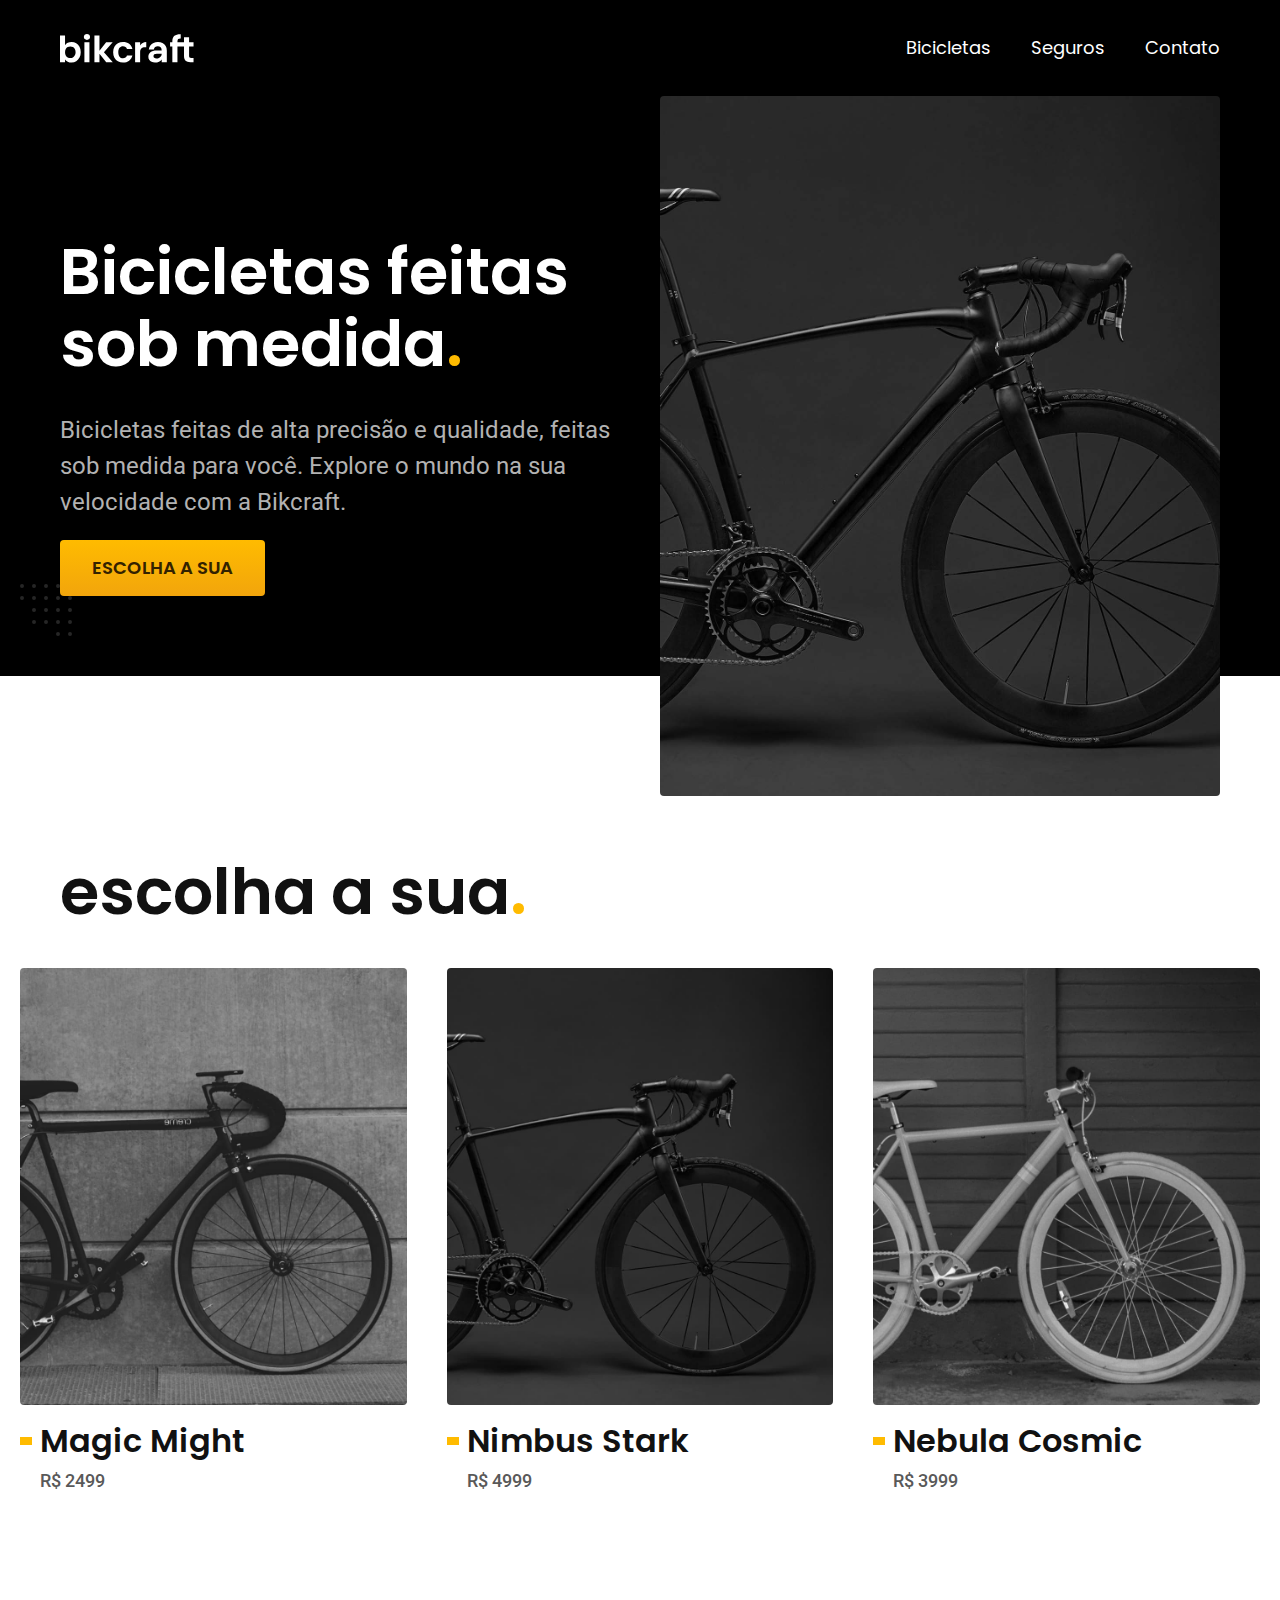
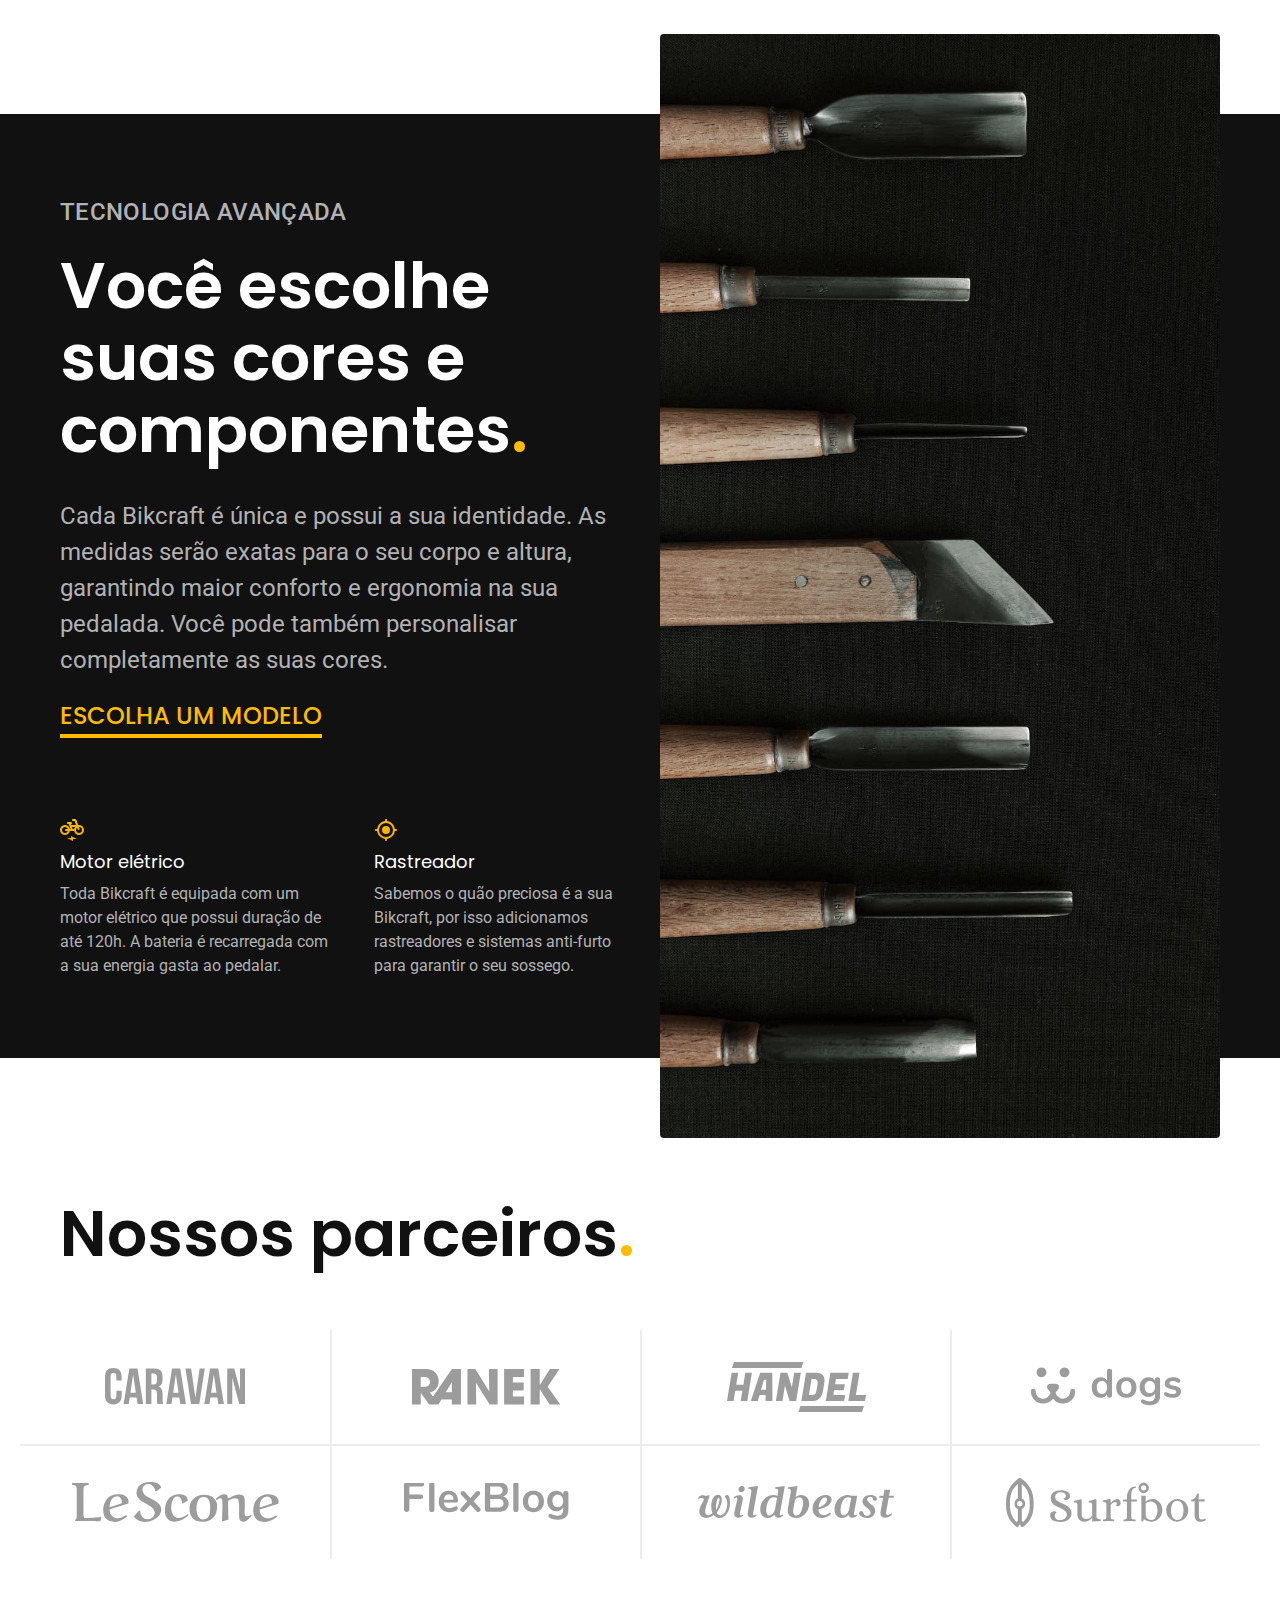
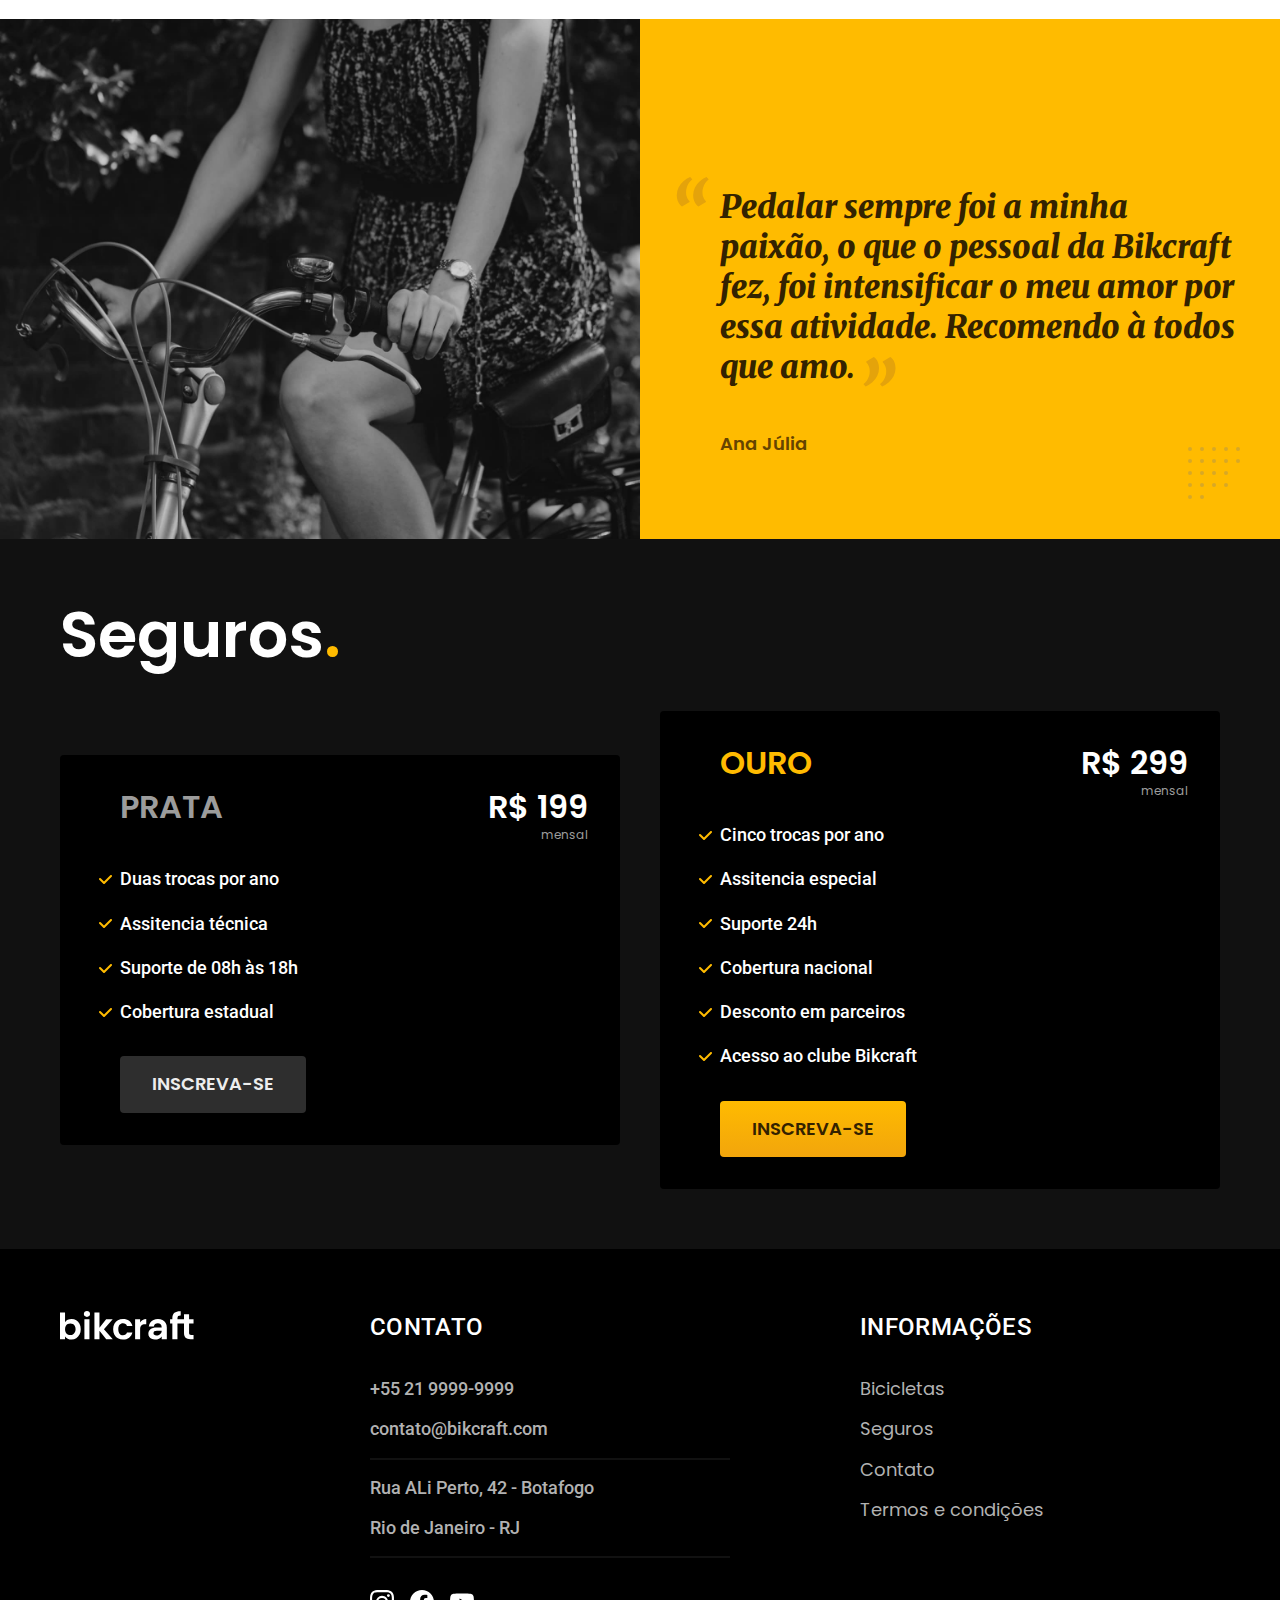
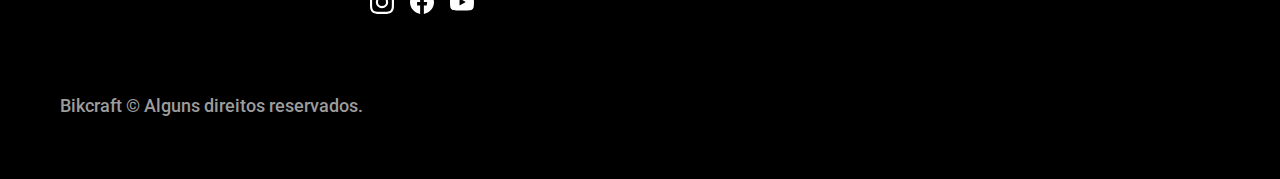
<file: index.html>
<!DOCTYPE html>
<html lang="pt-br">

<head>
   <meta charset="UTF-8">
   <meta name="viewport" content="width=device-width, initial-scale=1.0">

   <title>Bikcraft - Bicicletas Elétricas</title>
   <meta name="description" content="Bicicletas elétricas de alta precisão e qualidade,  feitas sob medida para o cliente. Explore o mundo na sua velocidade com a Bikcraft.">

   <link rel="icon" href="./favicon.svg" type="image/svg+xml">
   <link rel="preload" href="./css/style.min.css" as="style">
   <link rel="stylesheet" href="./css/style.min.css">

   <link rel="preconnect" href="https://fonts.googleapis.com">
   <link rel="preconnect" href="https://fonts.gstatic.com" crossorigin>
   <link href="https://fonts.googleapis.com/css2?family=Merriweather:ital,wght@1,900&family=Poppins:wght@400;600&family=Roboto:wght@400;500&display=swap" rel="stylesheet">

   <script>
      document.documentElement.classList.add('js')
   </script>
</head>

<body>
   <!-- == == == == Header == == == == -->
   <header class="header-bg">
      <div class="header container">
         <a href="./"><img src="./img/bikcraft.svg" alt="Bikcraft" width="136" height="32"></a>
         <nav aria-label="primaria">
            <ul class="header-menu font-1-m cor-0">
               <li><a href="./bicicletas.html">Bicicletas</a></li>
               <li><a href="./seguros.html">Seguros</a></li>
               <li><a href="./contato.html">Contato</a></li>
            </ul>
         </nav>
      </div>
   </header>

   <!-- == == == == Hero == == == == -->
   <main class="introducao-bg">
      <div class="introducao container">
         <div class="introducao-conteudo">
            <h1 class="font-1-xxl cor-0 fadeInDown" data-anime="200">Bicicletas feitas sob medida<span class="cor-p1">.</span></h1>
            <p class="font-2-l cor-5 fadeInDown" data-anime="400">
               Bicicletas feitas de alta precisão e qualidade, feitas sob medida para
               você. Explore o mundo na sua velocidade com a Bikcraft.
            </p>
            <a class="botao fadeInDown" href="./bicicletas.html" data-anime="600">Escolha a sua</a>
         </div>
         <picture class="fadeInDown" data-anime="800">
            <source media="(max-width: 800px)" srcset="./img/bicicletas/nimbus.jpg">
            <img src="./img/fotos/introducao.jpg" width="1280" height="1600" alt="Bicicleta elétrica preta.">
         </picture>
      </div>
   </main>

   <!-- == == == == Bicicletas == == == == -->
   <article class="bicicletas-lista">
      <h2 class="container font-1-xxl">escolha a sua<span class="cor-p1">.</span></h2>
      <ul>
         <li>
            <a href="./bicicletas/magic.html">
               <img src="./img/bicicletas/magic-home.jpg" width="920" height="1040" alt="Bicicleta preta">
               <h3 class="font-1-xl">Magic Might</h3>
               <span class="font-2-m cor-8">R$ 2499</span>
            </a>
         </li>
         <li>
            <a href="./bicicletas/nimbus.html">
               <img src="./img/bicicletas/nimbus-home.jpg" width="920" height="1040" alt="Bicicleta preta">
               <h3 class="font-1-xl">Nimbus Stark</h3>
               <span class="font-2-m cor-8">R$ 4999</span>
            </a>
         </li>
         <li>
            <a href="./bicicletas/nebula.html">
               <img src="./img/bicicletas/nebula-home.jpg" width="920" height="1040" alt="Bicicleta preta">
               <h3 class="font-1-xl">Nebula Cosmic</h3>
               <span class="font-2-m cor-8">R$ 3999</span>
            </a>
         </li>
      </ul>
   </article>

   <!-- == == == == Tecnologia == == == == -->
   <article class="tecnologia-bg">
      <div class="tecnologia container">
         <div class="tecnologia-conteudo">
            <span class="font-2-l-b cor-5">Tecnologia Avançada</span>
            <h2 class="font-1-xxl cor-0">Você escolhe suas cores e componentes<span class="cor-p1">.</span></h2>
            <p class="font-2-l cor-5">
               Cada Bikcraft é única e possui a sua identidade. As medidas serão exatas
               para o seu corpo e altura, garantindo maior conforto e ergonomia na sua
               pedalada. Você pode também personalisar completamente as suas cores.
            </p>
            <a class="link" href="./bicicletas.html">Escolha um modelo</a>
            <div class="tecnologia-vantagens">
               <div>
                  <img src="./img/icones/eletrica.svg" width="24" height="24" alt="">
                  <h3 class="font-1-m cor-0">Motor elétrico</h3>
                  <p class="font-2-s cor-5">
                     Toda Bikcraft é equipada com um motor elétrico que possui duração de até 120h.
                     A bateria é recarregada com a sua energia gasta ao pedalar.
                  </p>
               </div>
               <div>
                  <img src="./img/icones/rastreador.svg" width="24" height="24" alt="">
                  <h3 class="font-1-m cor-0">Rastreador</h3>
                  <p class="font-2-s cor-5">
                     Sabemos o quão preciosa é a sua Bikcraft, por isso adicionamos rastreadores
                     e sistemas anti-furto para garantir o seu sossego.
                  </p>
               </div>
            </div>
         </div>
         <div class="tecnologia-imagem">
            <img src="./img/fotos/tecnologia.jpg" width="1200" height="1920" alt="">
         </div>
      </div>
   </article>

   <!-- == == == == Parceiros == == == == -->
   <section class="parceiros" aria-label="Nossos Parceiros">
      <h2 class="container font-1-xxl">Nossos parceiros<span class="cor-p1">.</span></h2>
      <ul>
         <li><img src="./img/parceiros/caravan.svg" width="140" height="38" alt="Caravan"></li>
         <li><img src="./img/parceiros/ranek.svg" width="149" height="36" alt="ranek.svg"></li>
         <li><img src="./img/parceiros/handel.svg" width="139" height="50" alt="handel.svg"></li>
         <li><img src="./img/parceiros/dogs.svg" width="152" height="39" alt="dogs.svg"></li>
         <li><img src="./img/parceiros/lescone.svg" width="208" height="41" alt="lescone"></li>
         <li><img src="./img/parceiros/flexblog.svg" width="165" height="38" alt="flexblog.svg"></li>
         <li><img src="./img/parceiros/wildbeast.svg" width="196" height="34" alt="wildbeast.svg"></li>
         <li><img src="./img/parceiros/surfbot.svg" width="200" height="49" alt="surfbot.svg"></li>
      </ul>
   </section>

   <!-- == == == == Depoimentos == == == == -->
   <section class="depoimento" aria-label="Depoimento">
      <div>
         <img src="./img/fotos/depoimento.jpg" width="1560" height="1360" alt="Pessoa pedalando uma bicicleta Bikcraft">
      </div>
      <div class="depoimento-conteudo">
         <blockquote class="font-1-xl cor-p5">
            <p>
               Pedalar sempre foi a minha paixão, o que o pessoal da Bikcraft fez, foi intensificar o meu amor por essa atividade. Recomendo à todos que amo.
            </p>
            <span class="font-1-m-b cor-p4">Ana Júlia</span>
         </blockquote>
      </div>
   </section>

   <!-- == == == == Seguros == == == == -->
   <article class="seguros-bg">
      <div class="seguros container">
         <h2 class="font-1-xxl cor-0">Seguros<span class="cor-p1">.</span></h2>
         <div class="seguros-item">
            <h3 class="font-1-xl cor-6">PRATA</h3>
            <span class="font-1-xl cor-0">R$ 199 <span class="font-1-xs cor-6">mensal</span></span>
            <ul class="font-2-m cor-0">
               <li>Duas trocas por ano</li>
               <li>Assitencia técnica</li>
               <li>Suporte de 08h às 18h</li>
               <li>Cobertura estadual</li>
            </ul>
            <a class="botao secundario" href="./orcamento.html">Inscreva-se</a>
         </div>
         <div class="seguros-item">
            <h3 class="font-1-xl cor-p1">OURO</h3>
            <span class="font-1-xl cor-0">R$ 299 <span class="font-1-xs cor-6">mensal</span></span>
            <ul class="font-2-m cor-0">
               <li>Cinco trocas por ano</li>
               <li>Assitencia especial</li>
               <li>Suporte 24h</li>
               <li>Cobertura nacional</li>
               <li>Desconto em parceiros</li>
               <li>Acesso ao clube Bikcraft</li>
            </ul>
            <a class="botao" href="./orcamento.html">Inscreva-se</a>
         </div>
      </div>
   </article>

   <footer class="footer-bg">
      <div class="footer container">
         <img src="./img/bikcraft.svg" width="136" height="32" alt="Bikcraft">
         <div class="footer-contato">
            <h3 class="font-2-l-b cor-0">Contato</h3>
            <ul class="font-2-m cor-5">
               <li><a href="tel:+552199999999">+55 21 9999-9999</a></li>
               <li><a href="mailto:contato@bikcraft.com">contato@bikcraft.com</a></li>
               <li>Rua ALi Perto, 42 - Botafogo</li>
               <li>Rio de Janeiro - RJ</li>
            </ul>
            <div class="footer-redes">
               <a href="./"><img src="./img/redes/instagram.svg" width="24" height="24" alt="Instagram"></a>
               <a href="./"><img src="./img/redes/facebook.svg" width="24" height="24" alt="Facebook"></a>
               <a href="./"><img src="./img/redes/youtube.svg" width="24" height="24" alt="Youtube"></a>
            </div>
         </div>
         <div class="footer-informacoes">
            <h3 class="font-2-l-b cor-0">Informações</h3>
            <nav>
               <ul class="font-1-m cor-5">
                  <li><a href="./bicicletas.html">Bicicletas</a></li>
                  <li><a href="./seguros.html">Seguros</a></li>
                  <li><a href="./contato.html">Contato</a></li>
                  <li><a href="./termos.html">Termos e condições</a></li>
               </ul>
            </nav>
         </div>
         <p class="footer-copy font-2-m cor-6">Bikcraft © Alguns direitos reservados.</p>
      </div>
   </footer>

   <script src="./js/plugins/simple-anime.js"></script>
   <script src="./js/script.js"></script>
</body>

</html>
</file>
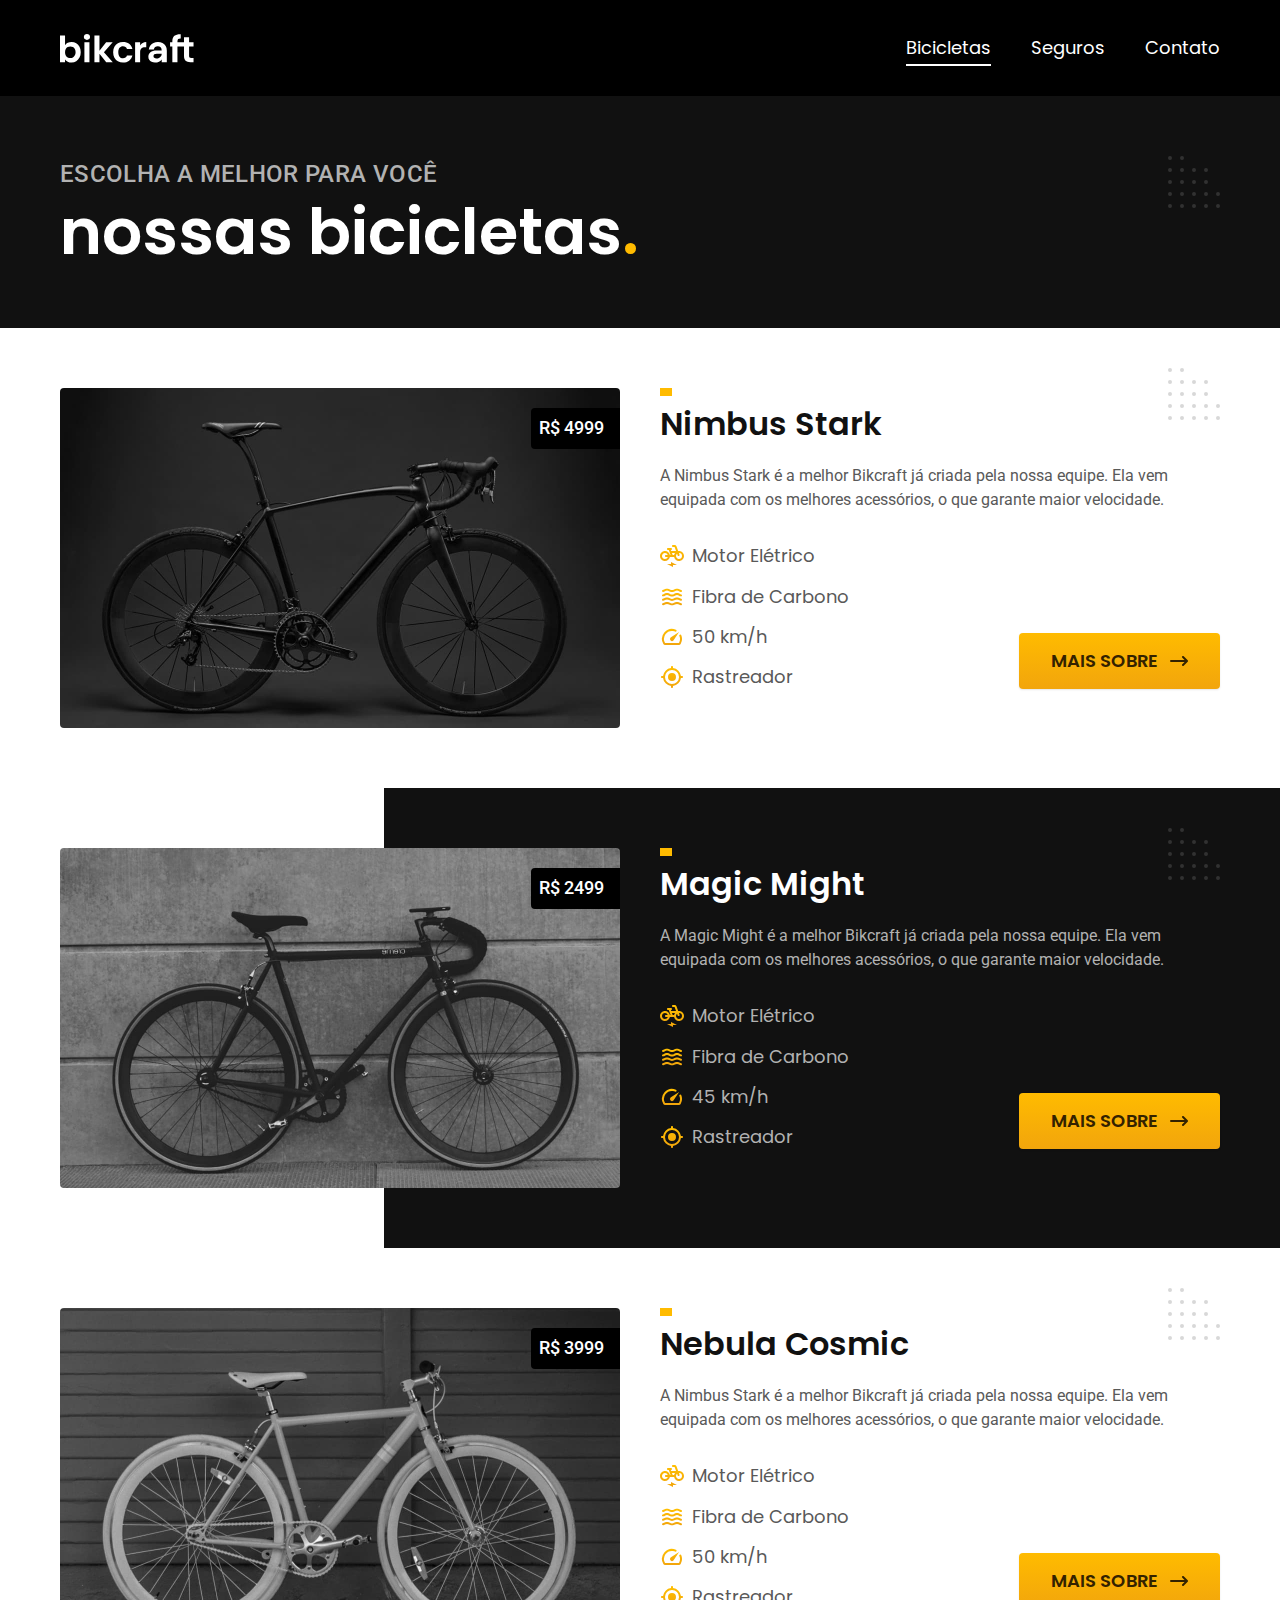
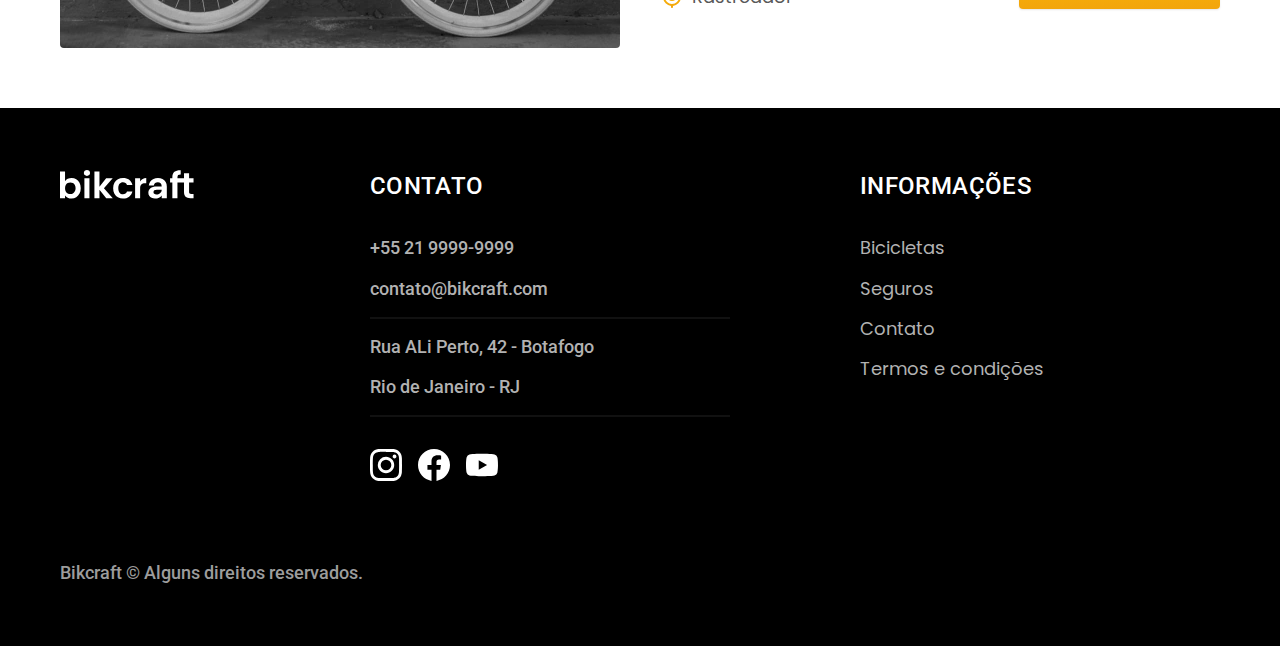
<file: bicicletas.html>
<!DOCTYPE html>
<html lang="pt-br">

<head>
   <meta charset="UTF-8">
   <meta name="viewport" content="width=device-width, initial-scale=1.0">

   <title>Biclicletas | Bikcraft</title>
   <meta name="description" content="Termos e condições">

   <link rel="icon" href="./favicon.svg" type="image/svg+xml">
   <link rel="preload" href="./css/style.min.css" as="style">
   <link rel="stylesheet" href="./css/style.min.css">

   <link rel="preconnect" href="https://fonts.googleapis.com">
   <link rel="preconnect" href="https://fonts.gstatic.com" crossorigin>
   <link href="https://fonts.googleapis.com/css2?family=Merriweather:ital,wght@1,900&family=Poppins:wght@400;600&family=Roboto:wght@400;500&display=swap" rel="stylesheet">
   <script>
      document.documentElement.classList.add('js')
   </script>
</head>

<body id="bicicletas">
   <!-- == == == == Header == == == == -->
   <header class="header-bg">
      <div class="header container">
         <a href="./"><img src="./img/bikcraft.svg" width="136" height="32" alt="Bikcraft"></a>
         <nav aria-label="primaria">
            <ul class="header-menu font-1-m cor-0">
               <li><a href="./bicicletas.html">Bicicletas</a></li>
               <li><a href="./seguros.html">Seguros</a></li>
               <li><a href="./contato.html">Contato</a></li>
            </ul>
         </nav>
      </div>
   </header>

   <main>
      <div class="titulo-bg">
         <div class="container titulo">
            <p class="font-2-l-b cor-5">Escolha a melhor para você</p>
            <h1 class="font-1-xxl cor-0">nossas bicicletas<span class="cor-p1">.</span></h1>
         </div>
      </div>

      <div class="bicicletas container">
         <div class="bicicletas-imagem">
            <img src="./img/bicicletas/nimbus.jpg" width="1120" height="680" alt="Bicicleta preta">
            <span class="font-2-m cor-0">R$ 4999</span>
         </div>
         <div class="bicicletas-conteudo">
            <h2 class="font-1-xl">Nimbus Stark</h2>
            <p class="font-2-s cor-8">
               A Nimbus Stark é a melhor Bikcraft já criada pela nossa equipe. Ela vem equipada com os melhores acessórios, o que garante maior velocidade.
            </p>
            <ul class="font-1-m cor-8">
               <li><img src="./img/icones/eletrica.svg" width="24" height="24" alt="">Motor Elétrico</li>
               <li><img src="./img/icones/carbono.svg" width="24" height="24" alt="">Fibra de Carbono</li>
               <li><img src="./img/icones/velocidade.svg" width="24" height="24" alt="">50 km/h</li>
               <li><img src="./img/icones/rastreador.svg" width="24" height="24" alt="">Rastreador</li>
            </ul>
            <a href="./bicicletas/nimbus.html" class="botao seta">Mais Sobre</a>
         </div>
      </div>

      <div class="bicicletas-bg">
         <div class="bicicletas container">
            <div class="bicicletas-imagem">
               <img src="./img/bicicletas/magic.jpg" width="1120" height="680" alt="Bicicleta preta">
               <span class="font-2-m cor-0">R$ 2499</span>
            </div>
            <div class="bicicletas-conteudo">
               <h2 class="font-1-xl cor-0">Magic Might</h2>
               <p class="font-2-s cor-5">
                  A Magic Might é a melhor Bikcraft já criada pela nossa equipe. Ela vem equipada com os melhores acessórios, o que garante maior velocidade.
               </p>
               <ul class="font-1-m cor-5">
                  <li><img src="./img/icones/eletrica.svg" width="24" height="24" alt="">Motor Elétrico</li>
                  <li><img src="./img/icones/carbono.svg" width="24" height="24" alt="">Fibra de Carbono</li>
                  <li><img src="./img/icones/velocidade.svg" width="24" height="24" alt="">45 km/h</li>
                  <li><img src="./img/icones/rastreador.svg" width="24" height="24" alt="">Rastreador</li>
               </ul>
               <a href="./bicicletas/magic.html" class="botao seta">Mais Sobre</a>
            </div>
         </div>
      </div>

      <div class="bicicletas container">
         <div class="bicicletas-imagem">
            <img src="./img/bicicletas/nebula.jpg" width="1120" height="680" alt="Bicicleta preta">
            <span class="font-2-m cor-0">R$ 3999</span>
         </div>
         <div class="bicicletas-conteudo">
            <h2 class="font-1-xl">Nebula Cosmic</h2>
            <p class="font-2-s cor-8">
               A Nimbus Stark é a melhor Bikcraft já criada pela nossa equipe. Ela vem equipada com os melhores acessórios, o que garante maior velocidade.
            </p>
            <ul class="font-1-m cor-8">
               <li><img src="./img/icones/eletrica.svg" width="24" height="24" alt="">Motor Elétrico</li>
               <li><img src="./img/icones/carbono.svg" width="24" height="24" alt="">Fibra de Carbono</li>
               <li><img src="./img/icones/velocidade.svg" width="24" height="24" alt="">50 km/h</li>
               <li><img src="./img/icones/rastreador.svg" width="24" height="24" alt="">Rastreador</li>
            </ul>
            <a href="./bicicletas/nebula.html" class="botao seta">Mais Sobre</a>
         </div>
      </div>
   </main>

   <footer class="footer-bg">
      <div class="footer container">
         <img src="./img/bikcraft.svg" width="136" height="32" alt="Bikcraft">
         <div class="footer-contato">
            <h3 class="font-2-l-b cor-0">Contato</h3>
            <ul class="font-2-m cor-5">
               <li><a href="tel:+552199999999">+55 21 9999-9999</a></li>
               <li><a href="mailto:contato@bikcraft.com">contato@bikcraft.com</a></li>
               <li>Rua ALi Perto, 42 - Botafogo</li>
               <li>Rio de Janeiro - RJ</li>
            </ul>
            <div class="footer-redes">
               <a href="./"><img src="./img/redes/instagram.svg" width="32" height="32" alt="Instagram"></a>
               <a href="./"><img src="./img/redes/facebook.svg" width="32" height="32" alt="Facebook"></a>
               <a href="./"><img src="./img/redes/youtube.svg" width="32" height="32" alt="Youtube"></a>
            </div>
         </div>
         <div class="footer-informacoes">
            <h3 class="font-2-l-b cor-0">Informações</h3>
            <nav>
               <ul class="font-1-m cor-5">
                  <li><a href="./bicicletas.html">Bicicletas</a></li>
                  <li><a href="./seguros.html">Seguros</a></li>
                  <li><a href="./contato.html">Contato</a></li>
                  <li><a href="./termos.html">Termos e condições</a></li>
               </ul>
            </nav>
         </div>
         <p class="footer-copy font-2-m cor-6">Bikcraft © Alguns direitos reservados.</p>
      </div>
   </footer>

   <script src="./js/script.js"></script>
</body>

</html>
</file>
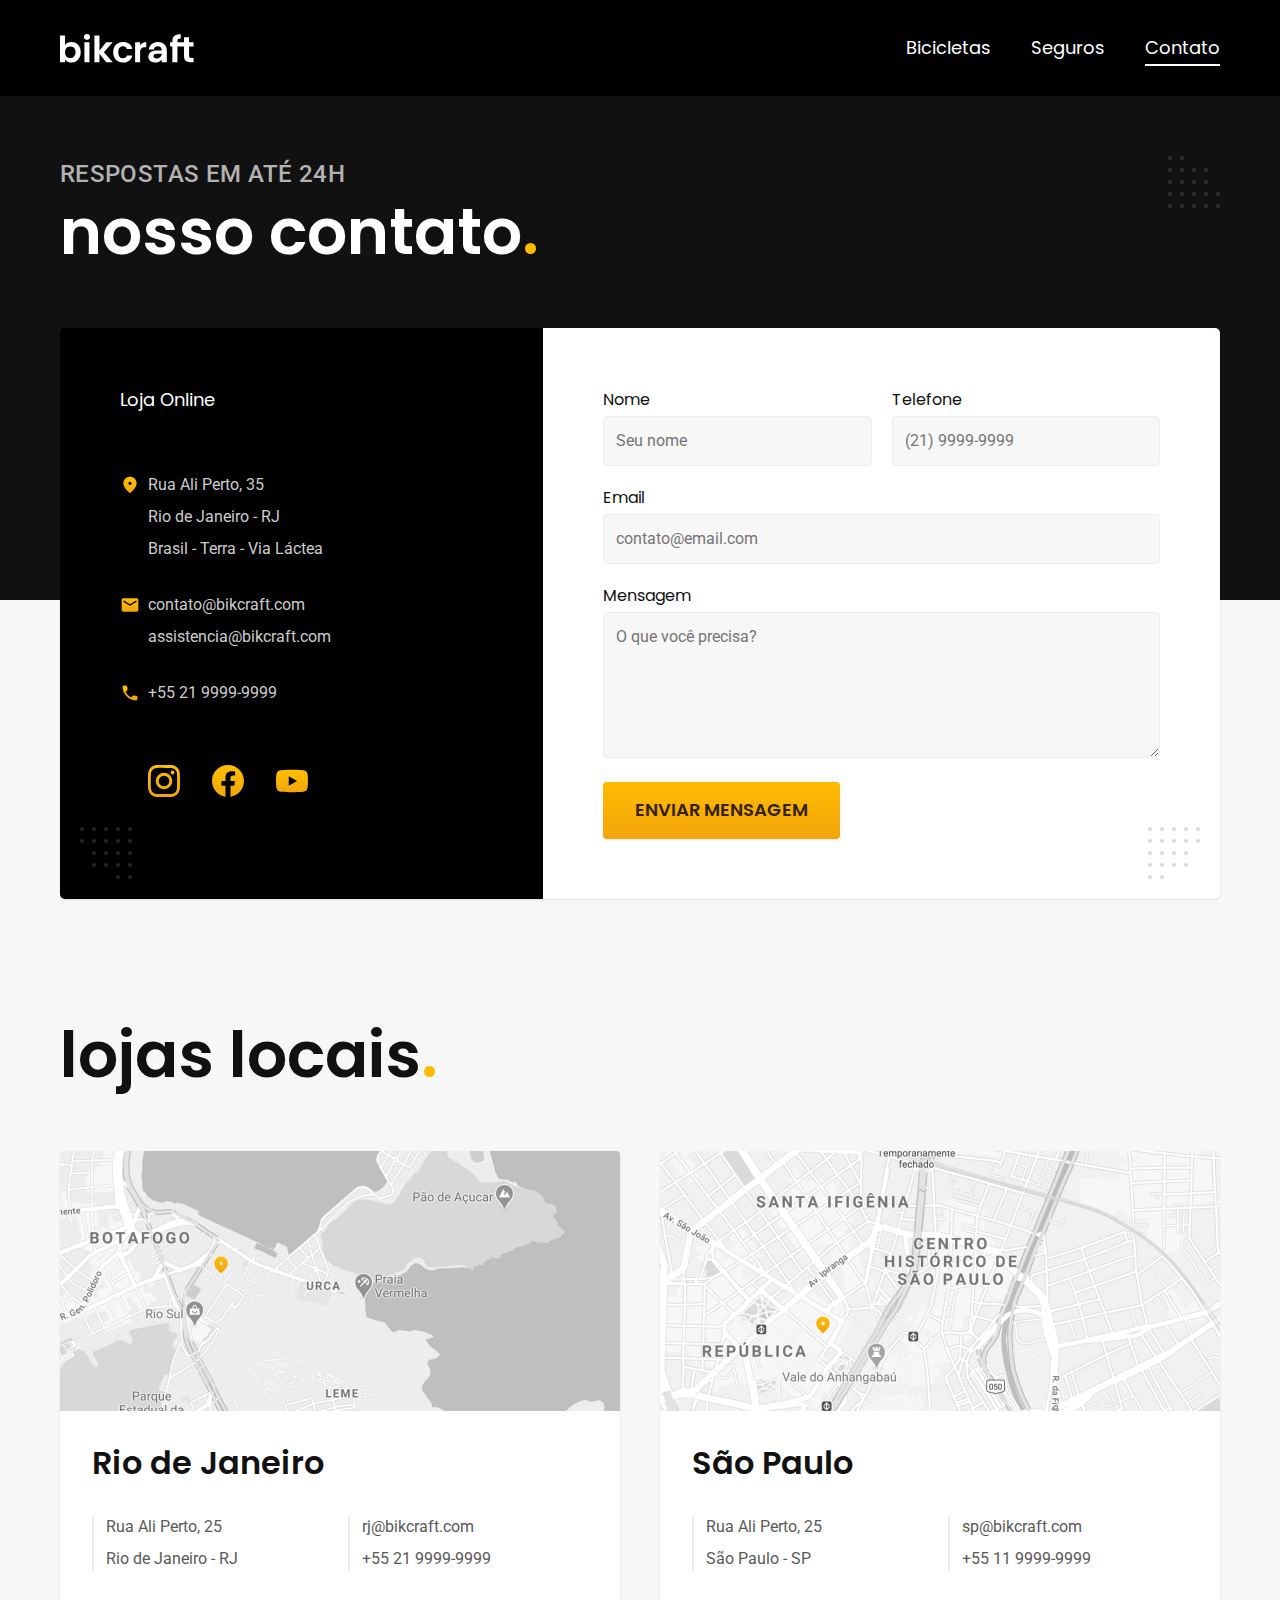
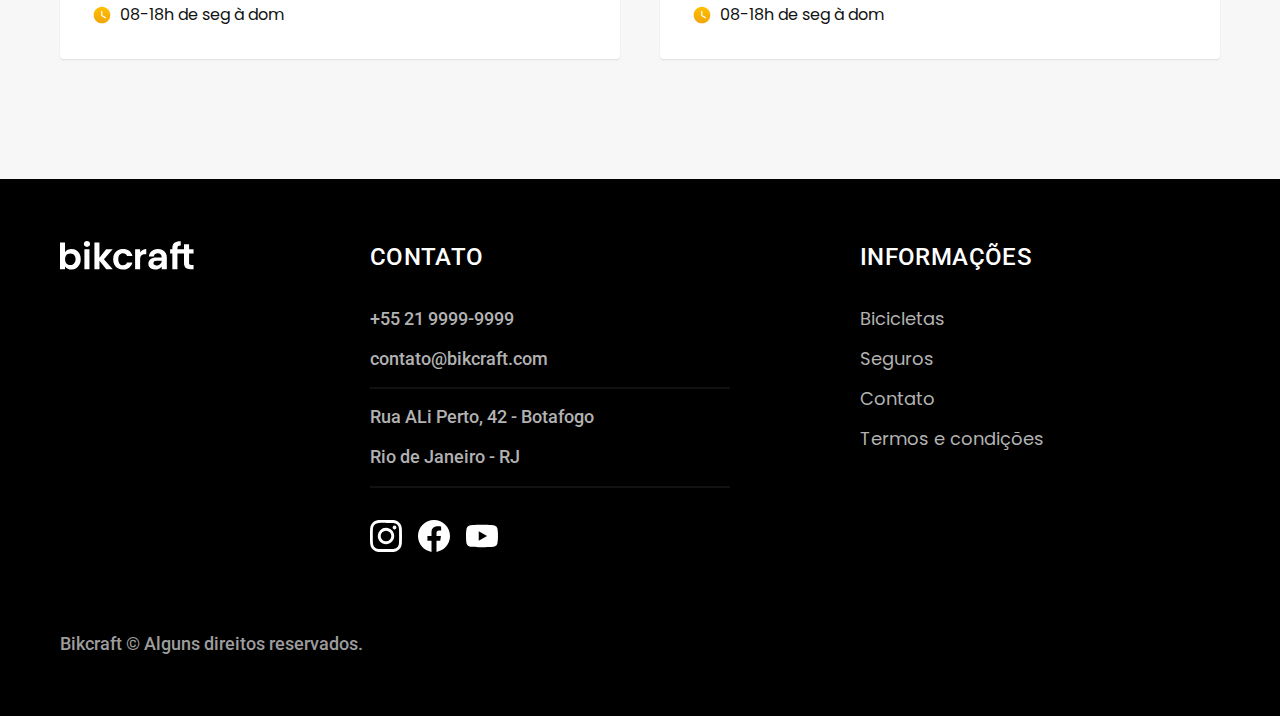
<file: contato.html>
<!DOCTYPE html>
<html lang="pt-br">

<head>
   <meta charset="UTF-8">
   <meta name="viewport" content="width=device-width, initial-scale=1.0">

   <title>Contato | Bikcraft</title>
   <meta name="description" content="Termos e condições">

   <link rel="icon" href="./favicon.svg" type="image/svg+xml">
   <link rel="preload" href="./css/style.min.css" as="style">
   <link rel="stylesheet" href="./css/style.min.css">

   <link rel="preconnect" href="https://fonts.googleapis.com">
   <link rel="preconnect" href="https://fonts.gstatic.com" crossorigin>
   <link href="https://fonts.googleapis.com/css2?family=Merriweather:ital,wght@1,900&family=Poppins:wght@400;600&family=Roboto:wght@400;500&display=swap" rel="stylesheet">
   <script>
      document.documentElement.classList.add('js')
   </script>
</head>

<body id="contato">
   <!-- == == == == Header == == == == -->
   <header class="header-bg">
      <div class="header container">
         <a href="./"><img src="./img/bikcraft.svg" width="136" height="32" alt="Bikcraft"></a>
         <nav aria-label="primaria">
            <ul class="header-menu font-1-m cor-0">
               <li><a href="./bicicletas.html">Bicicletas</a></li>
               <li><a href="./seguros.html">Seguros</a></li>
               <li><a href="./contato.html">Contato</a></li>
            </ul>
         </nav>
      </div>
   </header>

   <main>
      <div class="titulo-bg">
         <div class="container titulo">
            <p class="font-2-l-b cor-5">Respostas em até 24h</p>
            <h1 class="font-1-xxl cor-0">nosso contato<span class="cor-p1">.</span></h1>
         </div>
      </div>

      <div class="contato container">
         <section class="contato-dados" aria-label="Endereço">
            <h2 class="font-1-m cor-0">Loja Online</h2>
            <div class="contato-endereco font-2-s cor-4">
               <p>Rua Ali Perto, 35</p>
               <p>Rio de Janeiro - RJ</p>
               <p>Brasil - Terra - Via Láctea</p>
            </div>
            <address class="contato-meios font-2-s cor-4">
               <a href="mailto:contato@bikcraft.com">contato@bikcraft.com</a>
               <a href="mailto:assistencia@bikcraft.com">assistencia@bikcraft.com</a>
               <a href="tel:+552199999999">+55 21 9999-9999</a>
            </address>
            <div class="contato-redes">
               <a href="./">
                  <img src="./img/redes/instagram-p.svg" width="32" height="32" alt="Instagram">
               </a>
               <a href="./">
                  <img src="./img/redes/facebook-p.svg" width="32" height="32" alt="Facebook">
               </a>
               <a href="./">
                  <img src="./img/redes/youtube-p.svg" width="32" height="32" alt="Youtube">
               </a>
            </div>
         </section>
         <section class="contato-formulario" aria-label="Formulário">
            <form class="form" action="./contato.html">
               <div>
                  <label for="nome">Nome</label>
                  <input type="text" id="nome" name="nome" placeholder="Seu nome">
               </div>
               <div>
                  <label for="telefone">Telefone</label>
                  <input type="text" id="telefone" name="telefone" placeholder="(21) 9999-9999">
               </div>
               <div class="col-2">
                  <label for="email">Email</label>
                  <input type="email" id="email" name="email" placeholder="contato@email.com">
               </div>
               <div class="col-2">
                  <label for="mensagem">Mensagem</label>
                  <textarea rows="5" id="mensagem" name="mensagem" placeholder="O que você precisa?"></textarea>
               </div>
               <button class="botao col-2">Enviar Mensagem</button>
            </form>
         </section>
      </div>
   </main>

   <article class="lojas container">
      <h2 class="font-1-xxl">lojas locais<span class="cor-p1">.</span></h2>
      <div class="lojas-item">
         <img src="./img/lojas/rj.jpg" width="1120" height="520" alt="mapa marcando o endereço em Rua Ali Perto, 25 - Rio de Janeiro - RJ">
         <div class="lojas-conteudo">
            <h3 class="font-1-xl">Rio de Janeiro</h3>
            <div class="lojas-dados font-2-s cor-8">
               <p>Rua Ali Perto, 25</p>
               <p>Rio de Janeiro - RJ</p>
            </div>
            <div class="lojas-dados font-2-s cor-8">
               <a href="mailto:rj@bikcraft.com">rj@bikcraft.com</a>
               <a href="tel:+552199999999">+55 21 9999-9999</a>
            </div>
            <p class="lojas-tempo font-1-s"><img src="./img/icones/horario.svg" width="20" height="20" alt="">08-18h de seg à dom</p>
         </div>
      </div>

      <div class="lojas-item">
         <img src="./img/lojas/sp.jpg" width="1120" height="520" alt="mapa marcando o endereço em Rua Ali Perto, 25 - São Paulo - SP">
         <div class="lojas-conteudo">
            <h3 class="font-1-xl">São Paulo</h3>
            <div class="lojas-dados font-2-s cor-8">
               <p>Rua Ali Perto, 25</p>
               <p>São Paulo - SP</p>
            </div>
            <div class="lojas-dados font-2-s cor-8">
               <a href="mailto:sp@bikcraft.com">sp@bikcraft.com</a>
               <a href="tel:+551199999999">+55 11 9999-9999</a>
            </div>
            <p class="lojas-tempo font-1-s"><img src="./img/icones/horario.svg" width="20" height="20" alt="">08-18h de seg à dom</p>
         </div>
      </div>
   </article>

   <footer class="footer-bg">
      <div class="footer container">
         <img src="./img/bikcraft.svg" width="136" height="32" alt="Bikcraft">
         <div class="footer-contato">
            <h3 class="font-2-l-b cor-0">Contato</h3>
            <ul class="font-2-m cor-5">
               <li><a href="tel:+552199999999">+55 21 9999-9999</a></li>
               <li><a href="mailto:contato@bikcraft.com">contato@bikcraft.com</a></li>
               <li>Rua ALi Perto, 42 - Botafogo</li>
               <li>Rio de Janeiro - RJ</li>
            </ul>
            <div class="footer-redes">
               <a href="./"><img src="./img/redes/instagram.svg" width="32" height="32" alt="Instagram"></a>
               <a href="./"><img src="./img/redes/facebook.svg" width="32" height="32" alt="Facebook"></a>
               <a href="./"><img src="./img/redes/youtube.svg" width="32" height="32" alt="Youtube"></a>
            </div>
         </div>
         <div class="footer-informacoes">
            <h3 class="font-2-l-b cor-0">Informações</h3>
            <nav>
               <ul class="font-1-m cor-5">
                  <li><a href="./bicicletas.html">Bicicletas</a></li>
                  <li><a href="./seguros.html">Seguros</a></li>
                  <li><a href="./contato.html">Contato</a></li>
                  <li><a href="./termos.html">Termos e condições</a></li>
               </ul>
            </nav>
         </div>
         <p class="footer-copy font-2-m cor-6">Bikcraft © Alguns direitos reservados.</p>
      </div>
   </footer>
   <script src="./js/script.js"></script>
</body>

</html>
</file>
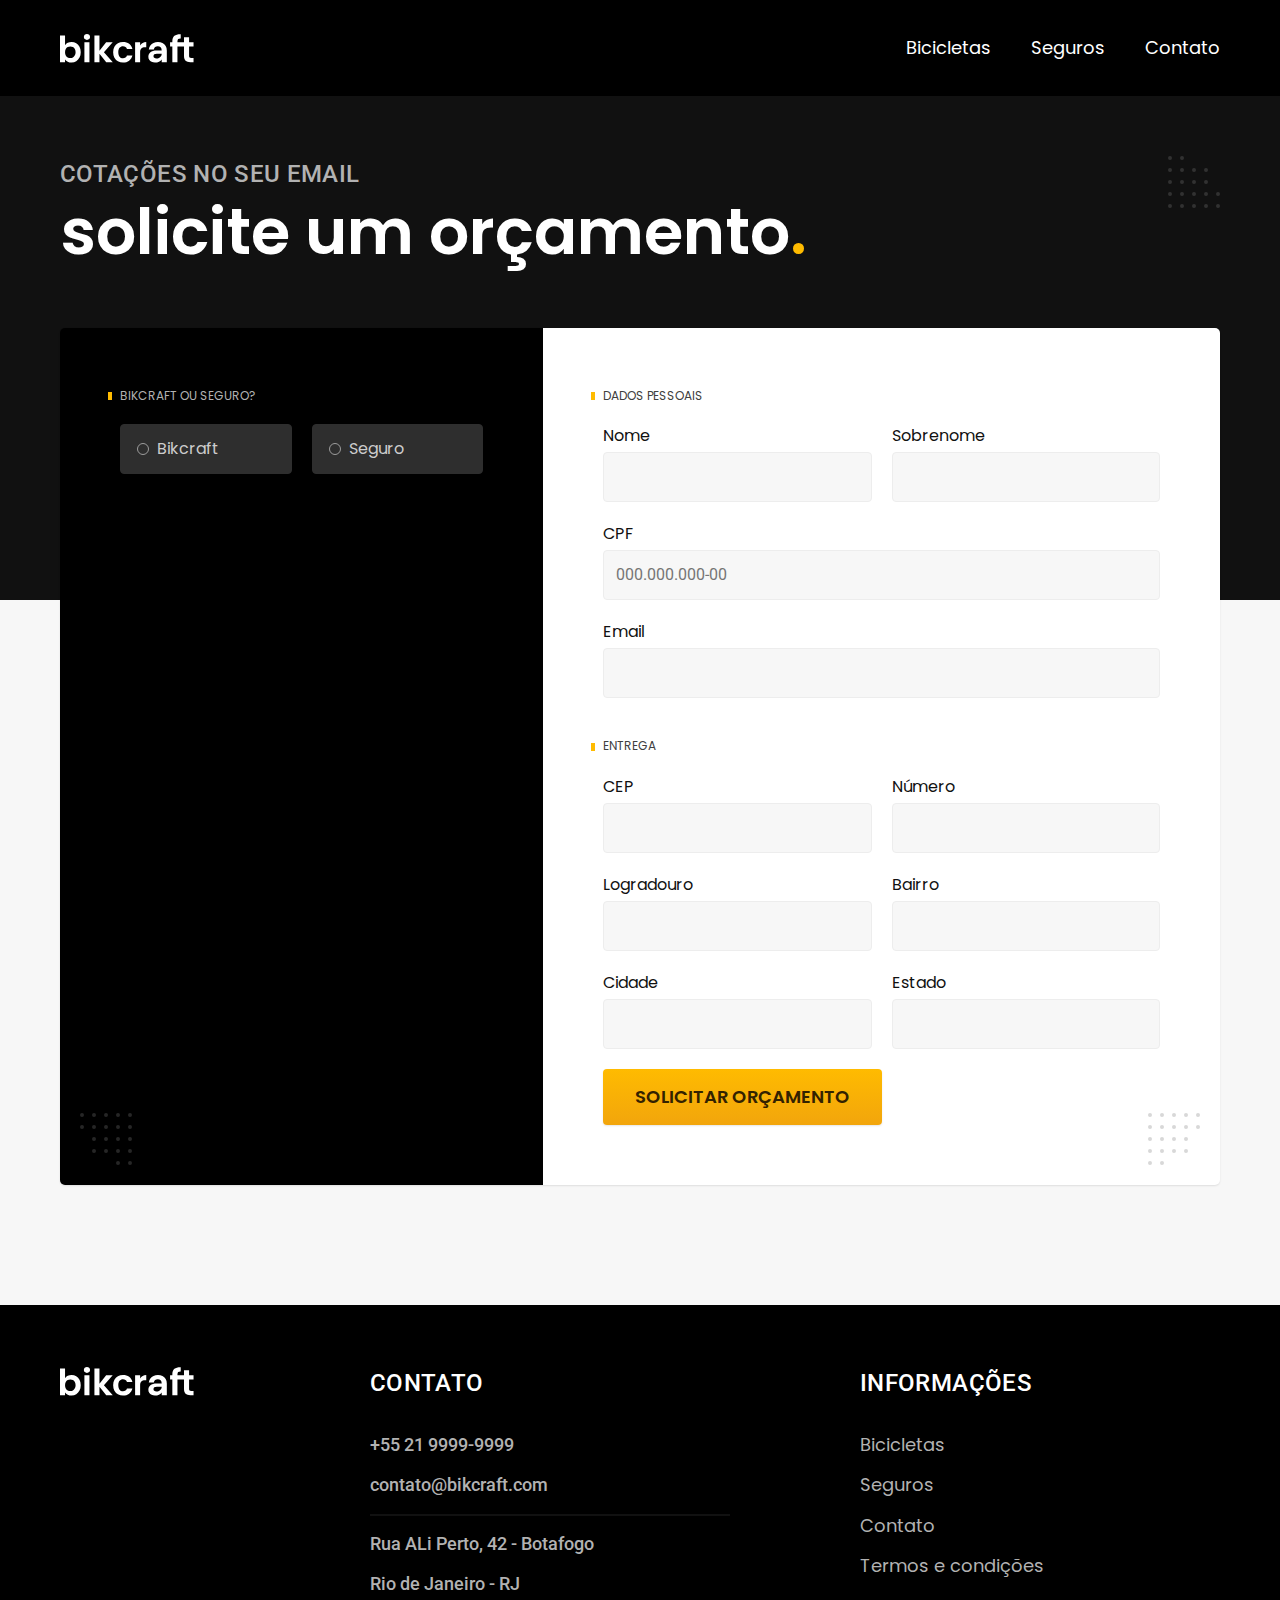
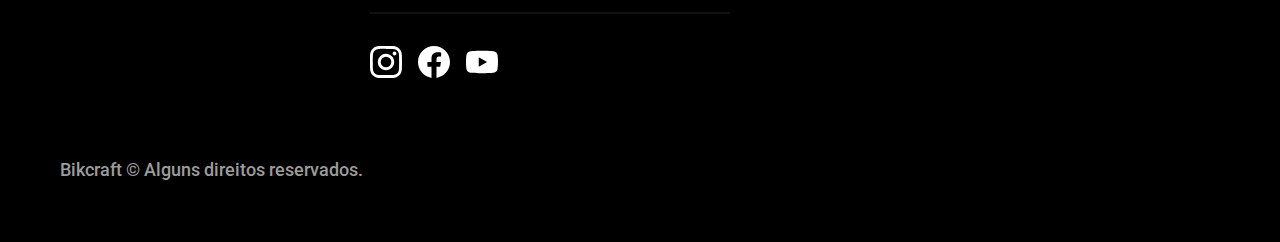
<file: orcamento.html>
<!DOCTYPE html>
<html lang="pt-br">

<head>
   <meta charset="UTF-8">
   <meta name="viewport" content="width=device-width, initial-scale=1.0">

   <title>Orçamento | Bikcraft</title>
   <meta name="description" content="Termos e condições">

   <link rel="icon" href="./favicon.svg" type="image/svg+xml">
   <link rel="preload" href="./css/style.min.css" as="style">
   <link rel="stylesheet" href="./css/style.min.css">

   <link rel="preconnect" href="https://fonts.googleapis.com">
   <link rel="preconnect" href="https://fonts.gstatic.com" crossorigin>
   <link href="https://fonts.googleapis.com/css2?family=Merriweather:ital,wght@1,900&family=Poppins:wght@400;600&family=Roboto:wght@400;500&display=swap" rel="stylesheet">
   <script>
      document.documentElement.classList.add('js')
   </script>
</head>

<body id="orcamento">
   <!-- == == == == Header == == == == -->
   <header class="header-bg">
      <div class="header container">
         <a href="./"><img src="./img/bikcraft.svg" width="136" height="32" alt="Bikcraft"></a>
         <nav aria-label="primaria">
            <ul class="header-menu font-1-m cor-0">
               <li><a href="./bicicletas.html">Bicicletas</a></li>
               <li><a href="./seguros.html">Seguros</a></li>
               <li><a href="./contato.html">Contato</a></li>
            </ul>
         </nav>
      </div>
   </header>

   <main>
      <div class="titulo-bg">
         <div class="container titulo">
            <p class="font-2-l-b cor-5">Cotações no seu email</p>
            <h1 class="font-1-xxl cor-0">solicite um orçamento<span class="cor-p1">.</span></h1>
         </div>
      </div>

      <form class="orcamento container" action="./orcamento.html">
         <div class="orcamento-produto">
            <h2 class="font-1-xs cor-5">Bikcraft ou Seguro?</h2>

            <input type="radio" name="tipo" value="bikcraft" id="bikcraft">
            <label for="bikcraft">Bikcraft</label>

            <input type="radio" name="tipo" value="seguro" id="seguro">
            <label for="seguro">Seguro</label>

            <div class="orcamento-conteudo" id="orcamento-bikcraft">
               <h2 class="font-1-xs cor-5">Escolha a sua</h2>

               <input type="radio" name="produto" value="nimbus" id="nimbus">
               <label for="nimbus">Nimbus Stark <span>R$ 4999</span></label>
               <div class="orcamento-detalhes">
                  <ul class="font-1-xs cor-8">
                     <li><img src="./img/icones/eletrica.svg" width="24" height="24" alt=""> Motor Elétrico</li>
                     <li><img src="./img/icones/carbono.svg" width="24" height="24" alt=""> Fibra de Carbono</li>
                     <li><img src="./img/icones/velocidade.svg" width="24" height="24" alt=""> 50 km/h</li>
                     <li><img src="./img/icones/rastreador.svg" width="24" height="24" alt=""> Rastreador</li>
                  </ul>
                  <img src="./img/bicicletas/nimbus.jpg" width="1120" height="680" alt="Bicicleta preta">
               </div>

               <input type="radio" name="produto" value="magic" id="magic">
               <label for="magic">Magic Might <span>R$ 2499</span></label>
               <div class="orcamento-detalhes">
                  <ul class="font-1-xs cor-8">
                     <li><img src="./img/icones/eletrica.svg" width="24" height="24" alt=""> Motor Elétrico</li>
                     <li><img src="./img/icones/carbono.svg" width="24" height="24" alt=""> Fibra de Carbono</li>
                     <li><img src="./img/icones/velocidade.svg" width="24" height="24" alt=""> 45 km/h</li>
                     <li><img src="./img/icones/rastreador.svg" width="24" height="24" alt=""> Rastreador</li>
                  </ul>
                  <img src="./img/bicicletas/magic.jpg" width="1120" height="680" alt="Bicicleta preta">
               </div>

               <input type="radio" name="produto" value="nebula" id="nebula">
               <label for="nebula">Nebula Cosmic <span>R$ 3999</span></label>
               <div class="orcamento-detalhes">
                  <ul class="font-1-xs cor-8">
                     <li><img src="./img/icones/eletrica.svg" width="24" height="24" alt=""> Motor Elétrico</li>
                     <li><img src="./img/icones/carbono.svg" width="24" height="24" alt=""> Fibra de Carbono</li>
                     <li><img src="./img/icones/velocidade.svg" width="24" height="24" alt=""> 40 km/h</li>
                     <li><img src="./img/icones/rastreador.svg" width="24" height="24" alt=""> Rastreador</li>
                  </ul>
                  <img src="./img/bicicletas/nebula.jpg" width="1120" height="680" alt="Bicicleta branca">
               </div>

            </div>

            <div class="orcamento-conteudo" id="orcamento-seguro">
               <h2 class="font-1-xs cor-5">Escolha o plano</h2>

               <input type="radio" name="produto" value="prata" id="prata">
               <label for="prata">Prata <span>R$ 199</span></label>

               <input type="radio" name="produto" value="ouro" id="ouro">
               <label for="ouro">Ouro <span>R$ 299</span></label>
            </div>
         </div>
         <div class="orcamento-dados form">
            <h2 class="font-1-xs cor-9 col-2">dados pessoais</h2>
            <div>
               <label for="nome">Nome</label>
               <input type="text" id="nome" name="nome">
            </div>
            <div>
               <label for="sobrenome">Sobrenome</label>
               <input type="text" id="sobrenome" name="sobrenome">
            </div>
            <div class="col-2">
               <label for="cpf">CPF</label>
               <input type="text" id="cpf" name="cpf" placeholder="000.000.000-00">
            </div>
            <div class="col-2">
               <label for="email">Email</label>
               <input type="email" id="email" name="email">
            </div>
            <h2 class="font-1-xs cor-9 col-2">entrega</h2>
            <div>
               <label for="cep">CEP</label>
               <input type="text" id="cep" name="cep">
            </div>
            <div>
               <label for="numero">Número</label>
               <input type="text" id="numero" name="numero">
            </div>
            <div>
               <label for="logradouro">Logradouro</label>
               <input type="text" id="logradouro" name="logradouro">
            </div>
            <div>
               <label for="bairro">Bairro</label>
               <input type="text" id="bairro" name="bairro">
            </div>
            <div>
               <label for="cidade">Cidade</label>
               <input type="text" id="cidade" name="cidade">
            </div>
            <div>
               <label for="estado">Estado</label>
               <input type="text" id="estado" name="estado">
            </div>
            <button class="botao col-2">Solicitar Orçamento</button>
         </div>
      </form>
   </main>

   <footer class="footer-bg">
      <div class="footer container">
         <img src="./img/bikcraft.svg" width="136" height="32" alt="Bikcraft">
         <div class="footer-contato">
            <h3 class="font-2-l-b cor-0">Contato</h3>
            <ul class="font-2-m cor-5">
               <li><a href="tel:+552199999999">+55 21 9999-9999</a></li>
               <li><a href="mailto:contato@bikcraft.com">contato@bikcraft.com</a></li>
               <li>Rua ALi Perto, 42 - Botafogo</li>
               <li>Rio de Janeiro - RJ</li>
            </ul>
            <div class="footer-redes">
               <a href="./"><img src="./img/redes/instagram.svg" width="32" height="32" alt="Instagram"></a>
               <a href="./"><img src="./img/redes/facebook.svg" width="32" height="32" alt="Facebook"></a>
               <a href="./"><img src="./img/redes/youtube.svg" width="32" height="32" alt="Youtube"></a>
            </div>
         </div>
         <div class="footer-informacoes">
            <h3 class="font-2-l-b cor-0">Informações</h3>
            <nav>
               <ul class="font-1-m cor-5">
                  <li><a href="./bicicletas.html">Bicicletas</a></li>
                  <li><a href="./seguros.html">Seguros</a></li>
                  <li><a href="./contato.html">Contato</a></li>
                  <li><a href="./termos.html">Termos e condições</a></li>
               </ul>
            </nav>
         </div>
         <p class="footer-copy font-2-m cor-6">Bikcraft © Alguns direitos reservados.</p>
      </div>
   </footer>
   <script src="./js/script.js"></script>
</body>

</html>
</file>
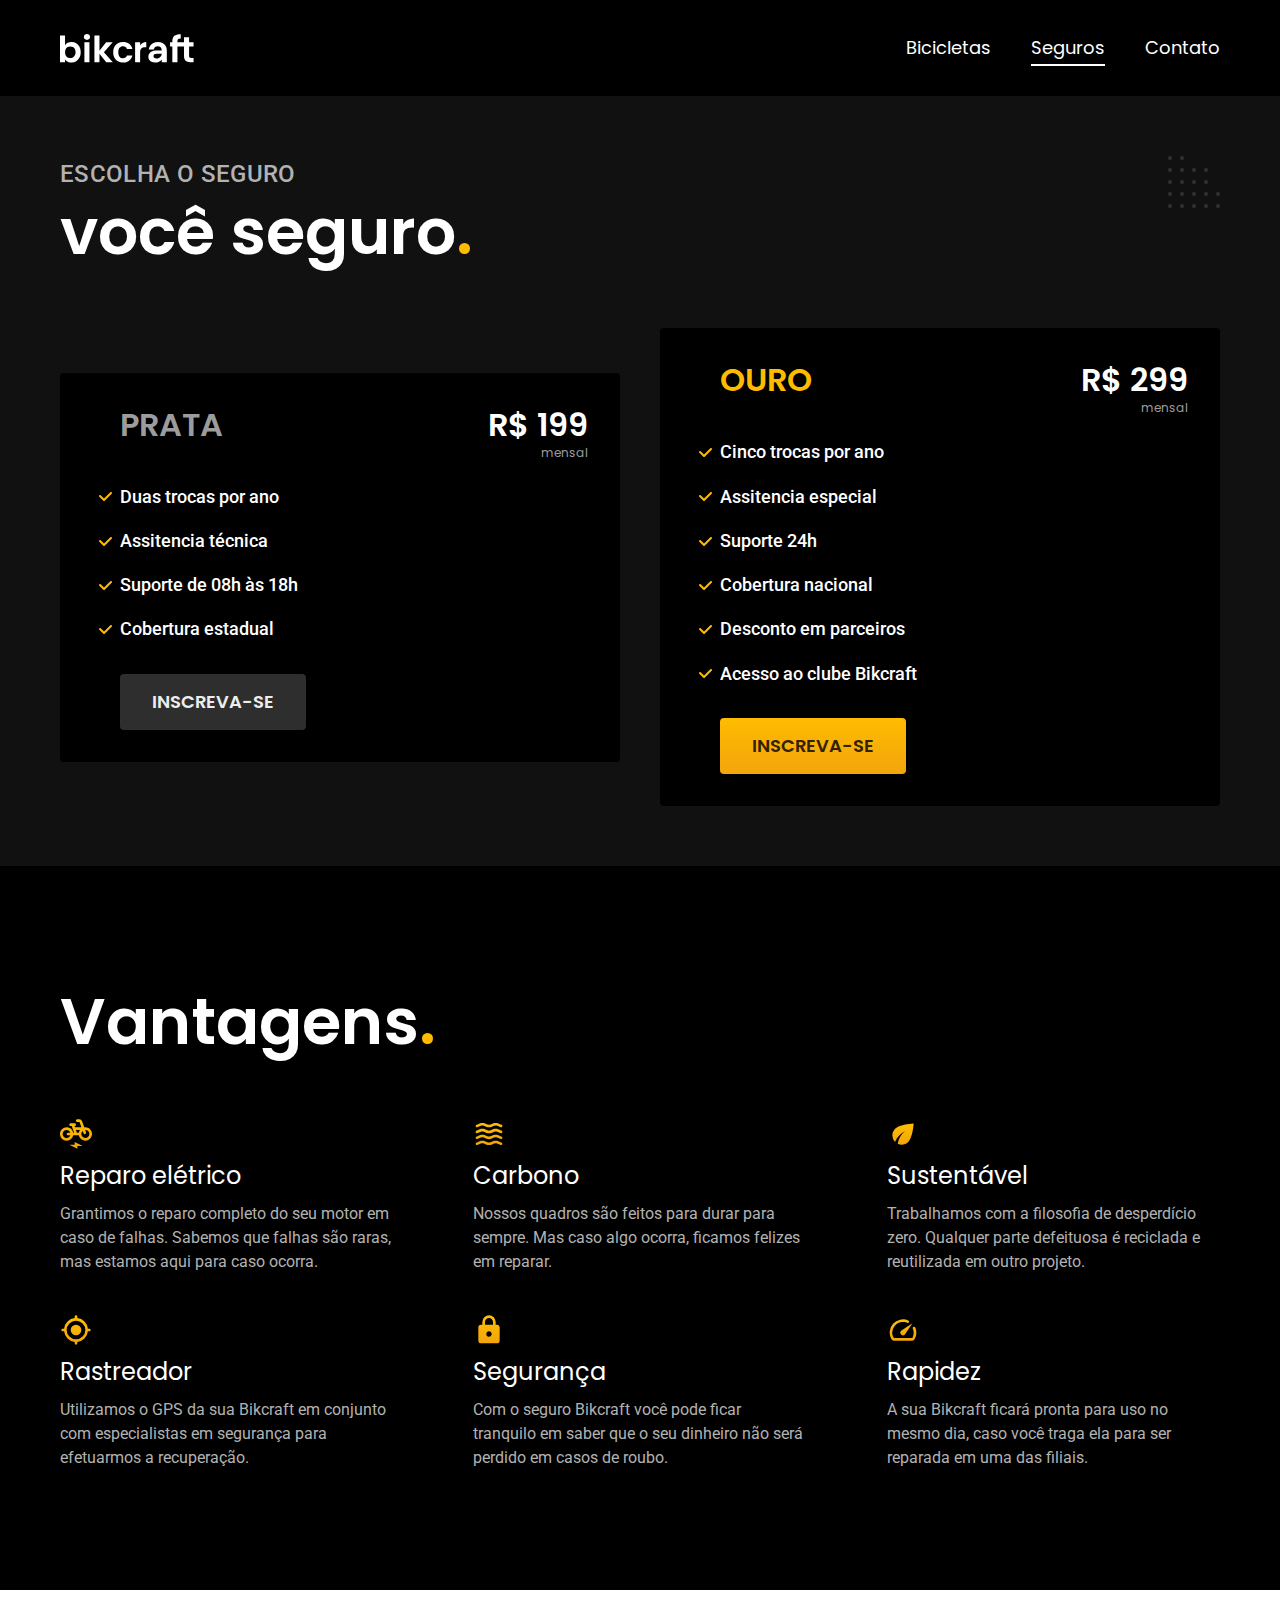
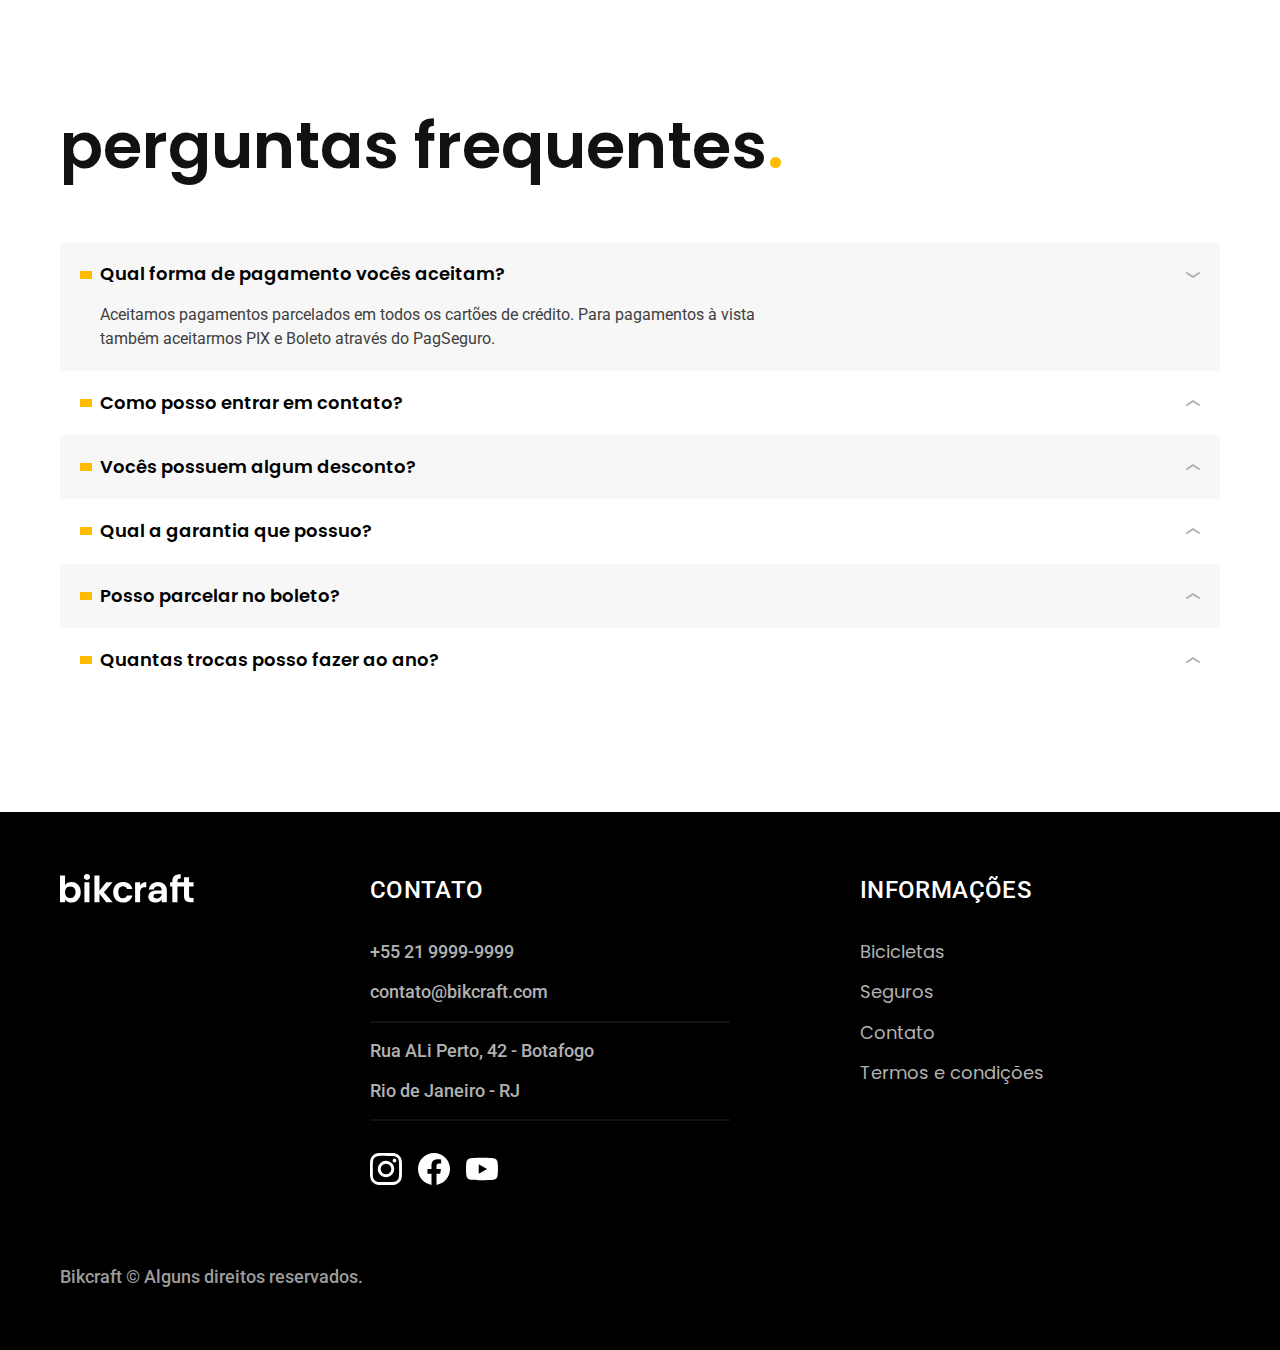
<file: seguros.html>
<!DOCTYPE html>
<html lang="pt-br">

<head>
   <meta charset="UTF-8">
   <meta name="viewport" content="width=device-width, initial-scale=1.0">

   <title>Seguros | Bikcraft</title>
   <meta name="description" content="Termos e condições">

   <link rel="icon" href="./favicon.svg" type="image/svg+xml">
   <link rel="preload" href="./css/style.min.css" as="style">
   <link rel="stylesheet" href="./css/style.min.css">

   <link rel="preconnect" href="https://fonts.googleapis.com">
   <link rel="preconnect" href="https://fonts.gstatic.com" crossorigin>
   <link href="https://fonts.googleapis.com/css2?family=Merriweather:ital,wght@1,900&family=Poppins:wght@400;600&family=Roboto:wght@400;500&display=swap" rel="stylesheet">
   <script>
      document.documentElement.classList.add('js')
   </script>
</head>

<body id="seguros">
   <!-- == == == == Header == == == == -->
   <header class="header-bg">
      <div class="header container">
         <a href="./"><img src="./img/bikcraft.svg" width="136" height="32" alt="Bikcraft"></a>
         <nav aria-label="primaria">
            <ul class="header-menu font-1-m cor-0">
               <li><a href="./bicicletas.html">Bicicletas</a></li>
               <li><a href="./seguros.html">Seguros</a></li>
               <li><a href="./contato.html">Contato</a></li>
            </ul>
         </nav>
      </div>
   </header>

   <main class="seguros-bg">
      <div class="titulo-bg">
         <div class="container titulo">
            <p class="font-2-l-b cor-5">Escolha o seguro</p>
            <h1 class="font-1-xxl cor-0">você seguro<span class="cor-p1">.</span></h1>
         </div>
      </div>

      <div class="seguros container">
         <div class="seguros-item fadeInLeft" data-anime="200">
            <h3 class="font-1-xl cor-6">PRATA</h3>
            <span class="font-1-xl cor-0">R$ 199 <span class="font-1-xs cor-6">mensal</span></span>
            <ul class="font-2-m cor-0">
               <li>Duas trocas por ano</li>
               <li>Assitencia técnica</li>
               <li>Suporte de 08h às 18h</li>
               <li>Cobertura estadual</li>
            </ul>
            <a class="botao secundario" href="./orcamento.html?tipo=seguro&produto=prata">Inscreva-se</a>
         </div>
         <div class="seguros-item fadeInRight" data-anime="400">
            <h3 class="font-1-xl cor-p1">OURO</h3>
            <span class="font-1-xl cor-0">R$ 299 <span class="font-1-xs cor-6">mensal</span></span>
            <ul class="font-2-m cor-0">
               <li>Cinco trocas por ano</li>
               <li>Assitencia especial</li>
               <li>Suporte 24h</li>
               <li>Cobertura nacional</li>
               <li>Desconto em parceiros</li>
               <li>Acesso ao clube Bikcraft</li>
            </ul>
            <a class="botao" href="./orcamento.html?tipo=seguro&produto=ouro">Inscreva-se</a>
         </div>
      </div>
   </main>

   <article class="vantagens-bg">
      <div class="container vantagens">
         <h2 class="font-1-xxl cor-0">Vantagens<span class="cor-p1">.</span></h2>
         <ul>
            <li>
               <img src="./img/icones/eletrica.svg" width="32" height="32" alt="">
               <h3 class="font-1-l cor-0">Reparo elétrico</h3>
               <p class="font-2-s cor-5">
                  Grantimos o reparo completo do seu motor em caso de falhas. Sabemos que falhas são raras, mas estamos aqui para caso ocorra.
               </p>
            </li>
            <li>
               <img src="./img/icones/carbono.svg" width="32" height="32" alt="">
               <h3 class="font-1-l cor-0">Carbono</h3>
               <p class="font-2-s cor-5">
                  Nossos quadros são feitos para durar para sempre. Mas caso algo ocorra, ficamos felizes em reparar.
               </p>
            </li>
            <li>
               <img src="./img/icones/sustentavel.svg" width="32" height="32" alt="">
               <h3 class="font-1-l cor-0">Sustentável</h3>
               <p class="font-2-s cor-5">
                  Trabalhamos com a filosofia de desperdício zero. Qualquer parte defeituosa é reciclada e reutilizada em outro projeto.
               </p>
            </li>
            <li>
               <img src="./img/icones/rastreador.svg" width="32" height="32" alt="">
               <h3 class="font-1-l cor-0">Rastreador</h3>
               <p class="font-2-s cor-5">
                  Utilizamos o GPS da sua Bikcraft em conjunto com especialistas em segurança para efetuarmos a recuperação.
               </p>
            </li>
            <li>
               <img src="./img/icones/seguro.svg" width="32" height="32" alt="">
               <h3 class="font-1-l cor-0">Segurança</h3>
               <p class="font-2-s cor-5">
                  Com o seguro Bikcraft você pode ficar tranquilo em saber que o seu dinheiro não será perdido em casos de roubo.
               </p>
            </li>
            <li>
               <img src="./img/icones/velocidade.svg" width="32" height="32" alt="">
               <h3 class="font-1-l cor-0">Rapidez</h3>
               <p class="font-2-s cor-5">
                  A sua Bikcraft ficará pronta para uso no mesmo dia, caso você traga ela para ser reparada em uma das filiais.
               </p>
            </li>
         </ul>
      </div>
   </article>

   <article class="perguntas container">
      <h2 class="font-1-xxl">perguntas frequentes<span class="cor-p1">.</span></h2>

      <dl>
         <div>
            <dt><button class="font-1-m-b" aria-controls="pergunta1" aria-expanded="true">Qual forma de pagamento vocês aceitam?</button></dt>
            <dd id="pergunta1" class="font-2-s cor-9 ativa">Aceitamos pagamentos parcelados em todos os cartões de crédito. Para pagamentos à vista também aceitarmos PIX e Boleto através do PagSeguro.</dd>
         </div>
         <div>
            <dt><button class="font-1-m-b" aria-controls="pergunta2" aria-expanded="false">Como posso entrar em contato?</button></dt>
            <dd id="pergunta2" class="font-2-s cor-9">Aceitamos pagamentos parcelados em todos os cartões de crédito. Para pagamentos à vista também aceitarmos PIX e Boleto através do PagSeguro.</dd>
         </div>
         <div>
            <dt><button class="font-1-m-b" aria-controls="pergunta3" aria-expanded="false">Vocês possuem algum desconto?</button></dt>
            <dd id="pergunta3" class="font-2-s cor-9">Aceitamos pagamentos parcelados em todos os cartões de crédito. Para pagamentos à vista também aceitarmos PIX e Boleto através do PagSeguro.</dd>
         </div>
         <div>
            <dt><button class="font-1-m-b" aria-controls="pergunta4" aria-expanded="false">Qual a garantia que possuo?</button></dt>
            <dd id="pergunta4" class="font-2-s cor-9">Aceitamos pagamentos parcelados em todos os cartões de crédito. Para pagamentos à vista também aceitarmos PIX e Boleto através do PagSeguro.</dd>
         </div>
         <div>
            <dt><button class="font-1-m-b" aria-controls="pergunta5" aria-expanded="false">Posso parcelar no boleto?</button></dt>
            <dd id="pergunta5" class="font-2-s cor-9">Aceitamos pagamentos parcelados em todos os cartões de crédito. Para pagamentos à vista também aceitarmos PIX e Boleto através do PagSeguro.</dd>
         </div>
         <div>
            <dt><button class="font-1-m-b" aria-controls="pergunta6" aria-expanded="false">Quantas trocas posso fazer ao ano?</button></dt>
            <dd id="pergunta6" class="font-2-s cor-9">Aceitamos pagamentos parcelados em todos os cartões de crédito. Para pagamentos à vista também aceitarmos PIX e Boleto através do PagSeguro.</dd>
         </div>
      </dl>
   </article>


   <footer class="footer-bg">
      <div class="footer container">
         <img src="./img/bikcraft.svg" width="136" height="32" alt="Bikcraft">
         <div class="footer-contato">
            <h3 class="font-2-l-b cor-0">Contato</h3>
            <ul class="font-2-m cor-5">
               <li><a href="tel:+552199999999">+55 21 9999-9999</a></li>
               <li><a href="mailto:contato@bikcraft.com">contato@bikcraft.com</a></li>
               <li>Rua ALi Perto, 42 - Botafogo</li>
               <li>Rio de Janeiro - RJ</li>
            </ul>
            <div class="footer-redes">
               <a href="./"><img src="./img/redes/instagram.svg" width="32" height="32" alt="Instagram"></a>
               <a href="./"><img src="./img/redes/facebook.svg" width="32" height="32" alt="Facebook"></a>
               <a href="./"><img src="./img/redes/youtube.svg" width="32" height="32" alt="Youtube"></a>
            </div>
         </div>
         <div class="footer-informacoes">
            <h3 class="font-2-l-b cor-0">Informações</h3>
            <nav>
               <ul class="font-1-m cor-5">
                  <li><a href="./bicicletas.html">Bicicletas</a></li>
                  <li><a href="./seguros.html">Seguros</a></li>
                  <li><a href="./contato.html">Contato</a></li>
                  <li><a href="./termos.html">Termos e condições</a></li>
               </ul>
            </nav>
         </div>
         <p class="footer-copy font-2-m cor-6">Bikcraft © Alguns direitos reservados.</p>
      </div>
   </footer>
   <script src="./js/plugins/simple-anime.js"></script>
   <script src="./js/script.js"></script>
</body>

</html>
</file>
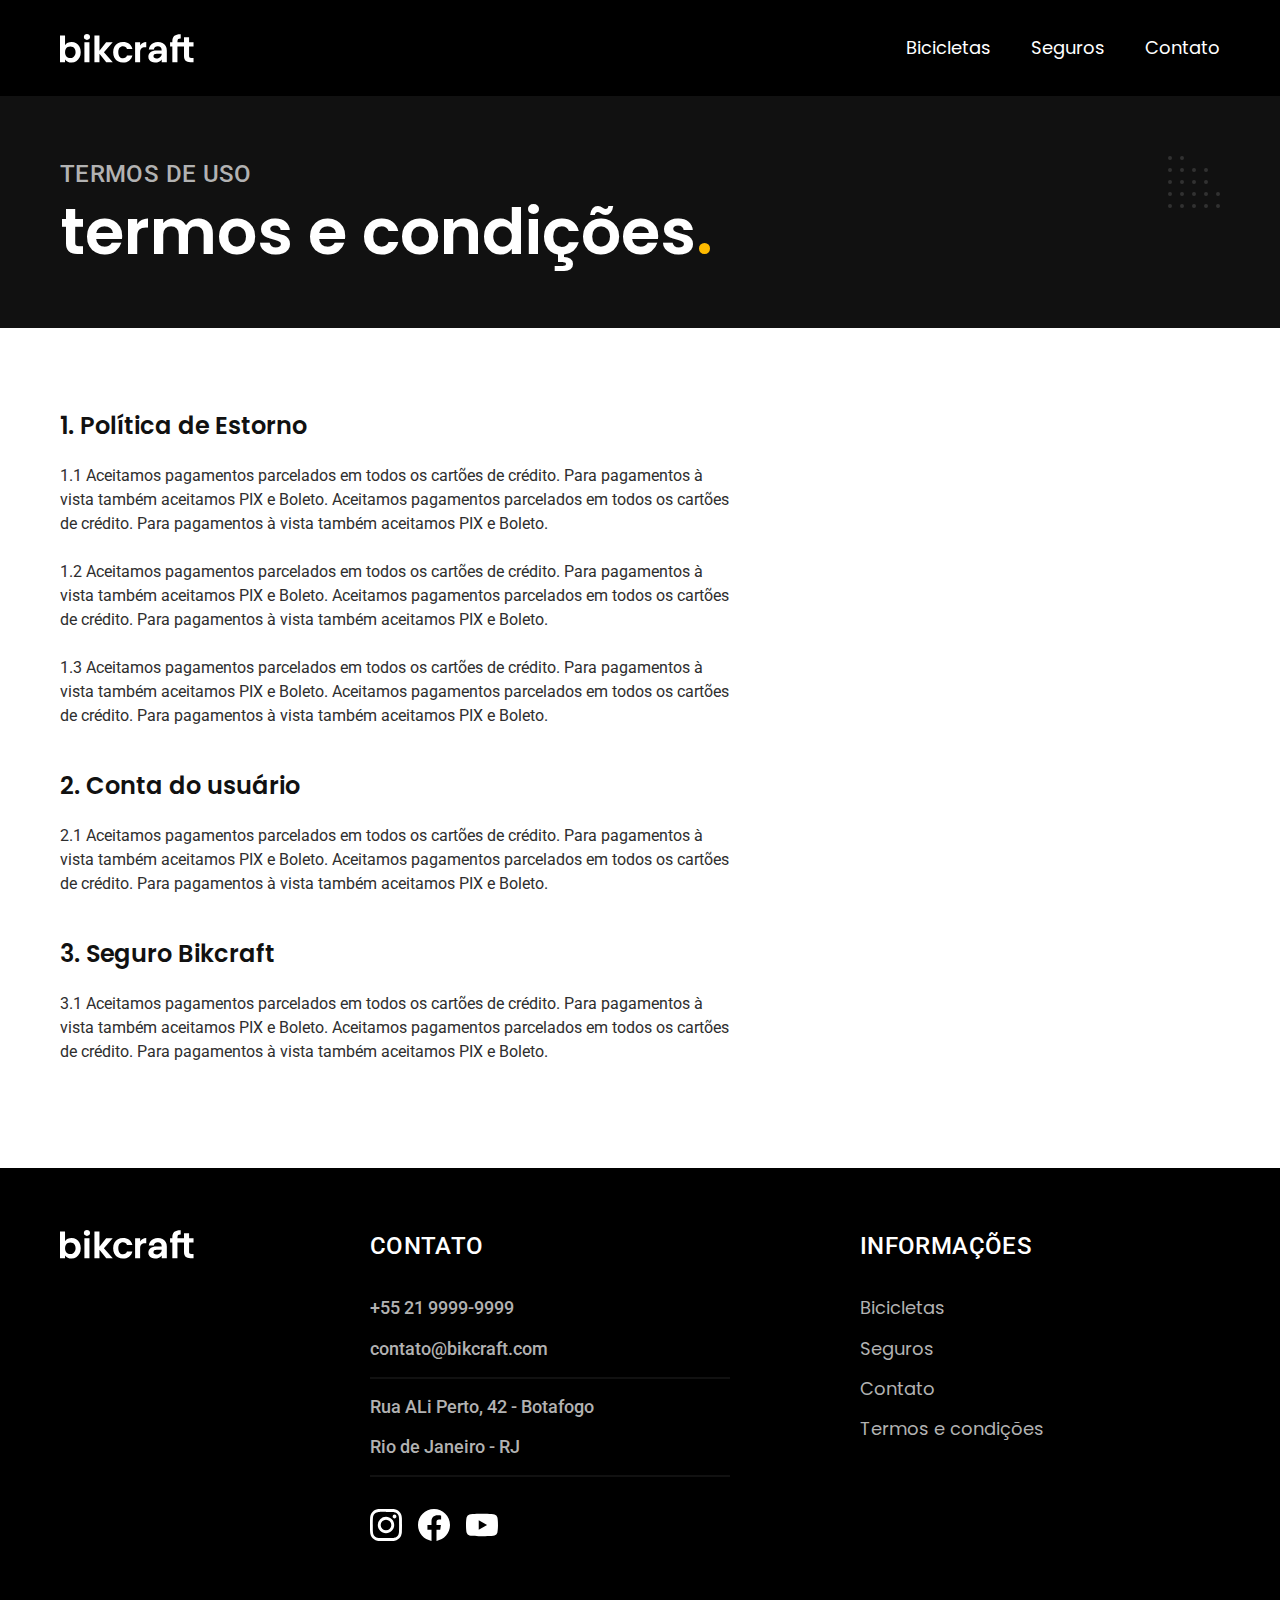
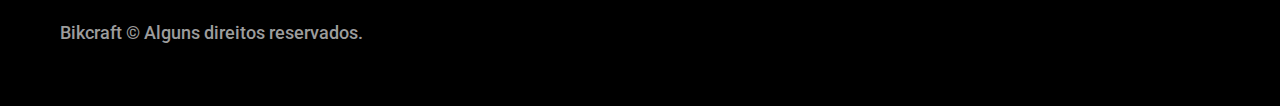
<file: termos.html>
<!DOCTYPE html>
<html lang="pt-br">

<head>
   <meta charset="UTF-8">
   <meta name="viewport" content="width=device-width, initial-scale=1.0">

   <title>Termos e condições | Bikcraft</title>
   <meta name="description" content="Termos e condições">

   <link rel="icon" href="./favicon.svg" type="image/svg+xml">
   <link rel="preload" href="./css/style.min.css" as="style">
   <link rel="stylesheet" href="./css/style.min.css">

   <link rel="preconnect" href="https://fonts.googleapis.com">
   <link rel="preconnect" href="https://fonts.gstatic.com" crossorigin>
   <link href="https://fonts.googleapis.com/css2?family=Merriweather:ital,wght@1,900&family=Poppins:wght@400;600&family=Roboto:wght@400;500&display=swap" rel="stylesheet">
   <script>
      document.documentElement.classList.add('js')
   </script>
</head>

<body id="termos">
   <!-- == == == == Header == == == == -->
   <header class="header-bg">
      <div class="header container">
         <a href="./"><img src="./img/bikcraft.svg" width="136" height="32" alt="Bikcraft"></a>
         <nav aria-label="primaria">
            <ul class="header-menu font-1-m cor-0">
               <li><a href="./bicicletas.html">Bicicletas</a></li>
               <li><a href="./seguros.html">Seguros</a></li>
               <li><a href="./contato.html">Contato</a></li>
            </ul>
         </nav>
      </div>
   </header>

   <main>
      <div class="titulo-bg">
         <div class="container titulo">
            <p class="font-2-l-b cor-5">Termos de uso</p>
            <h1 class="font-1-xxl cor-0">termos e condições<span class="cor-p1">.</span></h1>
         </div>
      </div>

      <div class="termos container font-2-s cor-10">
         <h2 class="font-1-l cor-11">1. Política de Estorno</h2>
         <p>
            1.1 Aceitamos pagamentos parcelados em todos os cartões de crédito. Para pagamentos à vista também aceitamos PIX e Boleto. Aceitamos pagamentos parcelados em todos os cartões de crédito. Para pagamentos à vista também aceitamos PIX e Boleto.
         </p>
         <p>
            1.2 Aceitamos pagamentos parcelados em todos os cartões de crédito. Para pagamentos à vista também aceitamos PIX e Boleto. Aceitamos pagamentos parcelados em todos os cartões de crédito. Para pagamentos à vista também aceitamos PIX e Boleto.
         </p>
         <p>
            1.3 Aceitamos pagamentos parcelados em todos os cartões de crédito. Para pagamentos à vista também aceitamos PIX e Boleto. Aceitamos pagamentos parcelados em todos os cartões de crédito. Para pagamentos à vista também aceitamos PIX e Boleto.
         </p>

         <h2 class="font-1-l cor-11">2. Conta do usuário</h2>
         <p>
            2.1 Aceitamos pagamentos parcelados em todos os cartões de crédito. Para pagamentos à vista também aceitamos PIX e Boleto. Aceitamos pagamentos parcelados em todos os cartões de crédito. Para pagamentos à vista também aceitamos PIX e Boleto.
         </p>

         <h2 class="font-1-l cor-11">3. Seguro Bikcraft</h2>
         <p>
            3.1 Aceitamos pagamentos parcelados em todos os cartões de crédito. Para pagamentos à vista também aceitamos PIX e Boleto. Aceitamos pagamentos parcelados em todos os cartões de crédito. Para pagamentos à vista também aceitamos PIX e Boleto.
         </p>
      </div>
   </main>

   <footer class="footer-bg">
      <div class="footer container">
         <img src="./img/bikcraft.svg" width="136" height="32" alt="Bikcraft">
         <div class="footer-contato">
            <h3 class="font-2-l-b cor-0">Contato</h3>
            <ul class="font-2-m cor-5">
               <li><a href="tel:+552199999999">+55 21 9999-9999</a></li>
               <li><a href="mailto:contato@bikcraft.com">contato@bikcraft.com</a></li>
               <li>Rua ALi Perto, 42 - Botafogo</li>
               <li>Rio de Janeiro - RJ</li>
            </ul>
            <div class="footer-redes">
               <a href="./"><img src="./img/redes/instagram.svg" width="32" height="32" alt="Instagram"></a>
               <a href="./"><img src="./img/redes/facebook.svg" width="32" height="32" alt="Facebook"></a>
               <a href="./"><img src="./img/redes/youtube.svg" width="32" height="32" alt="Youtube"></a>
            </div>
         </div>
         <div class="footer-informacoes">
            <h3 class="font-2-l-b cor-0">Informações</h3>
            <nav>
               <ul class="font-1-m cor-5">
                  <li><a href="./bicicletas.html">Bicicletas</a></li>
                  <li><a href="./seguros.html">Seguros</a></li>
                  <li><a href="./contato.html">Contato</a></li>
                  <li><a href="./termos.html">Termos e condições</a></li>
               </ul>
            </nav>
         </div>
         <p class="footer-copy font-2-m cor-6">Bikcraft © Alguns direitos reservados.</p>
      </div>
   </footer>
   <script src="./js/script.js"></script>
</body>

</html>
</file>
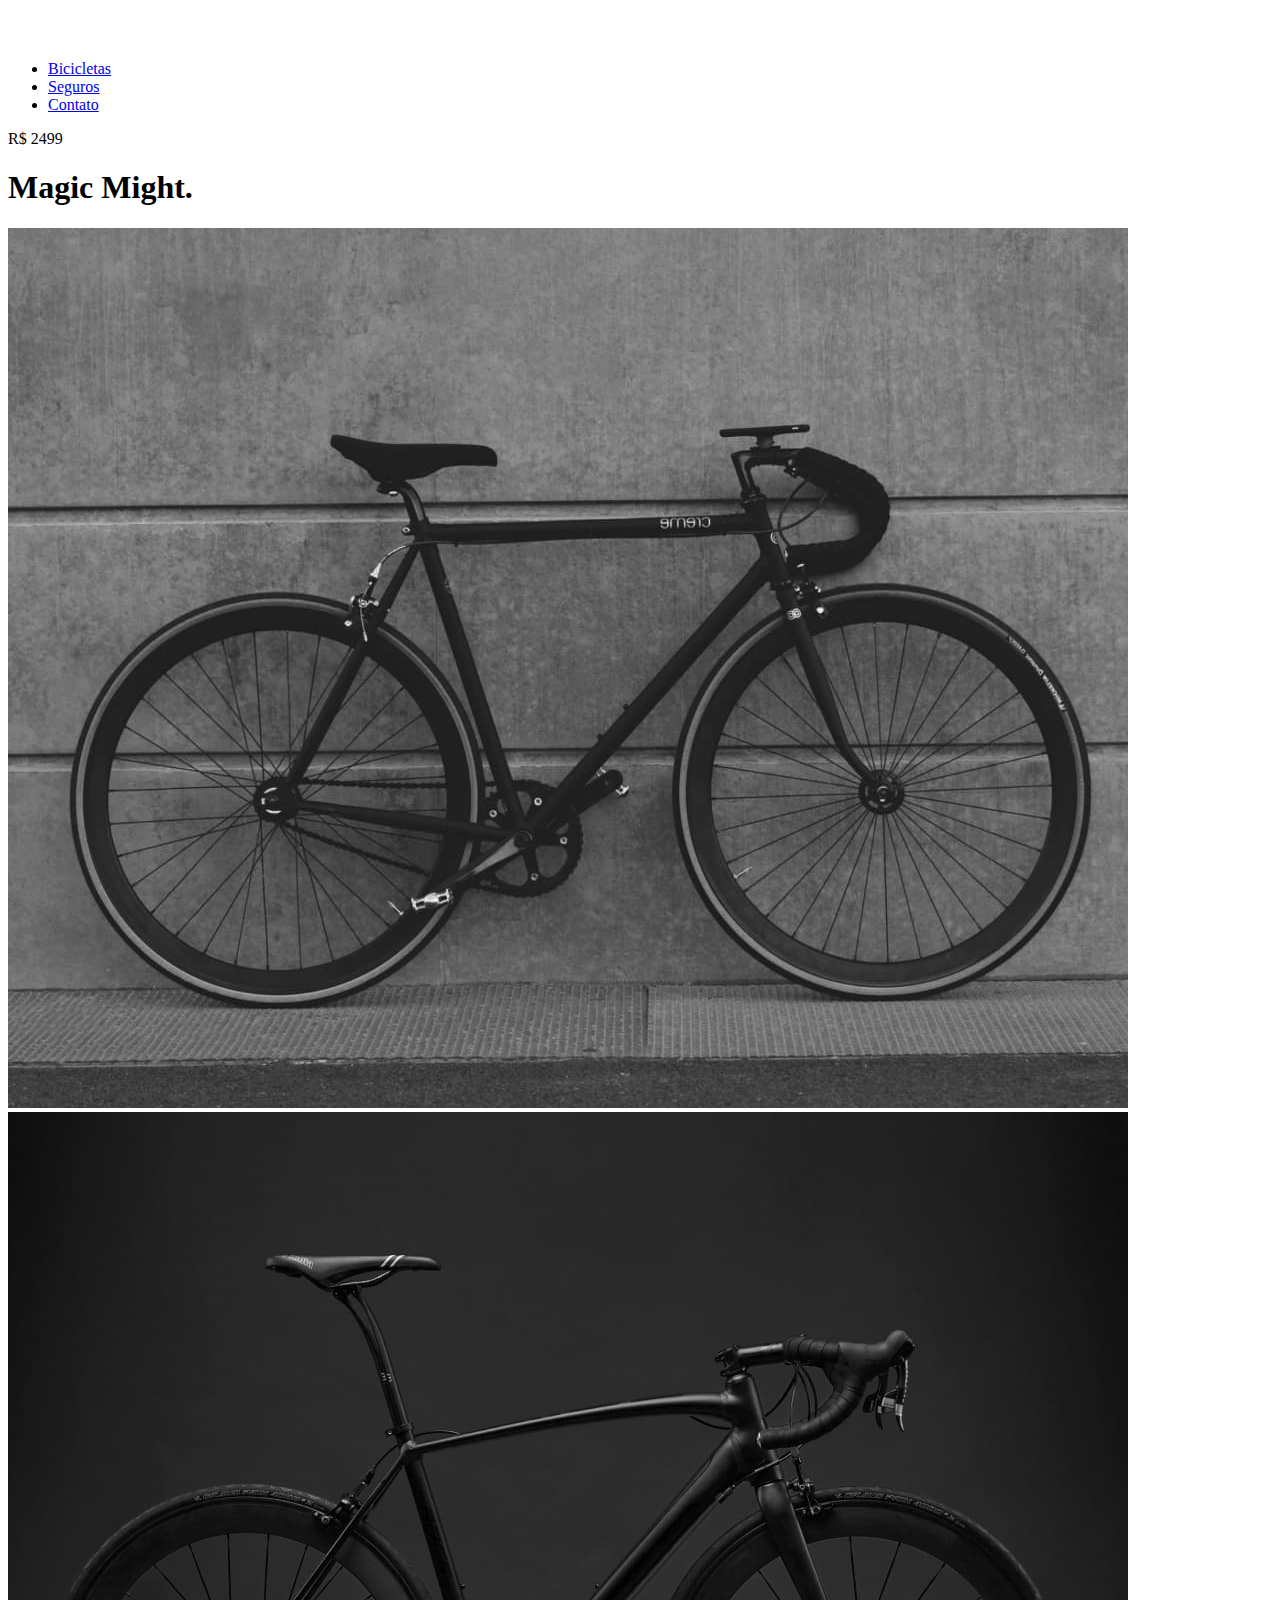
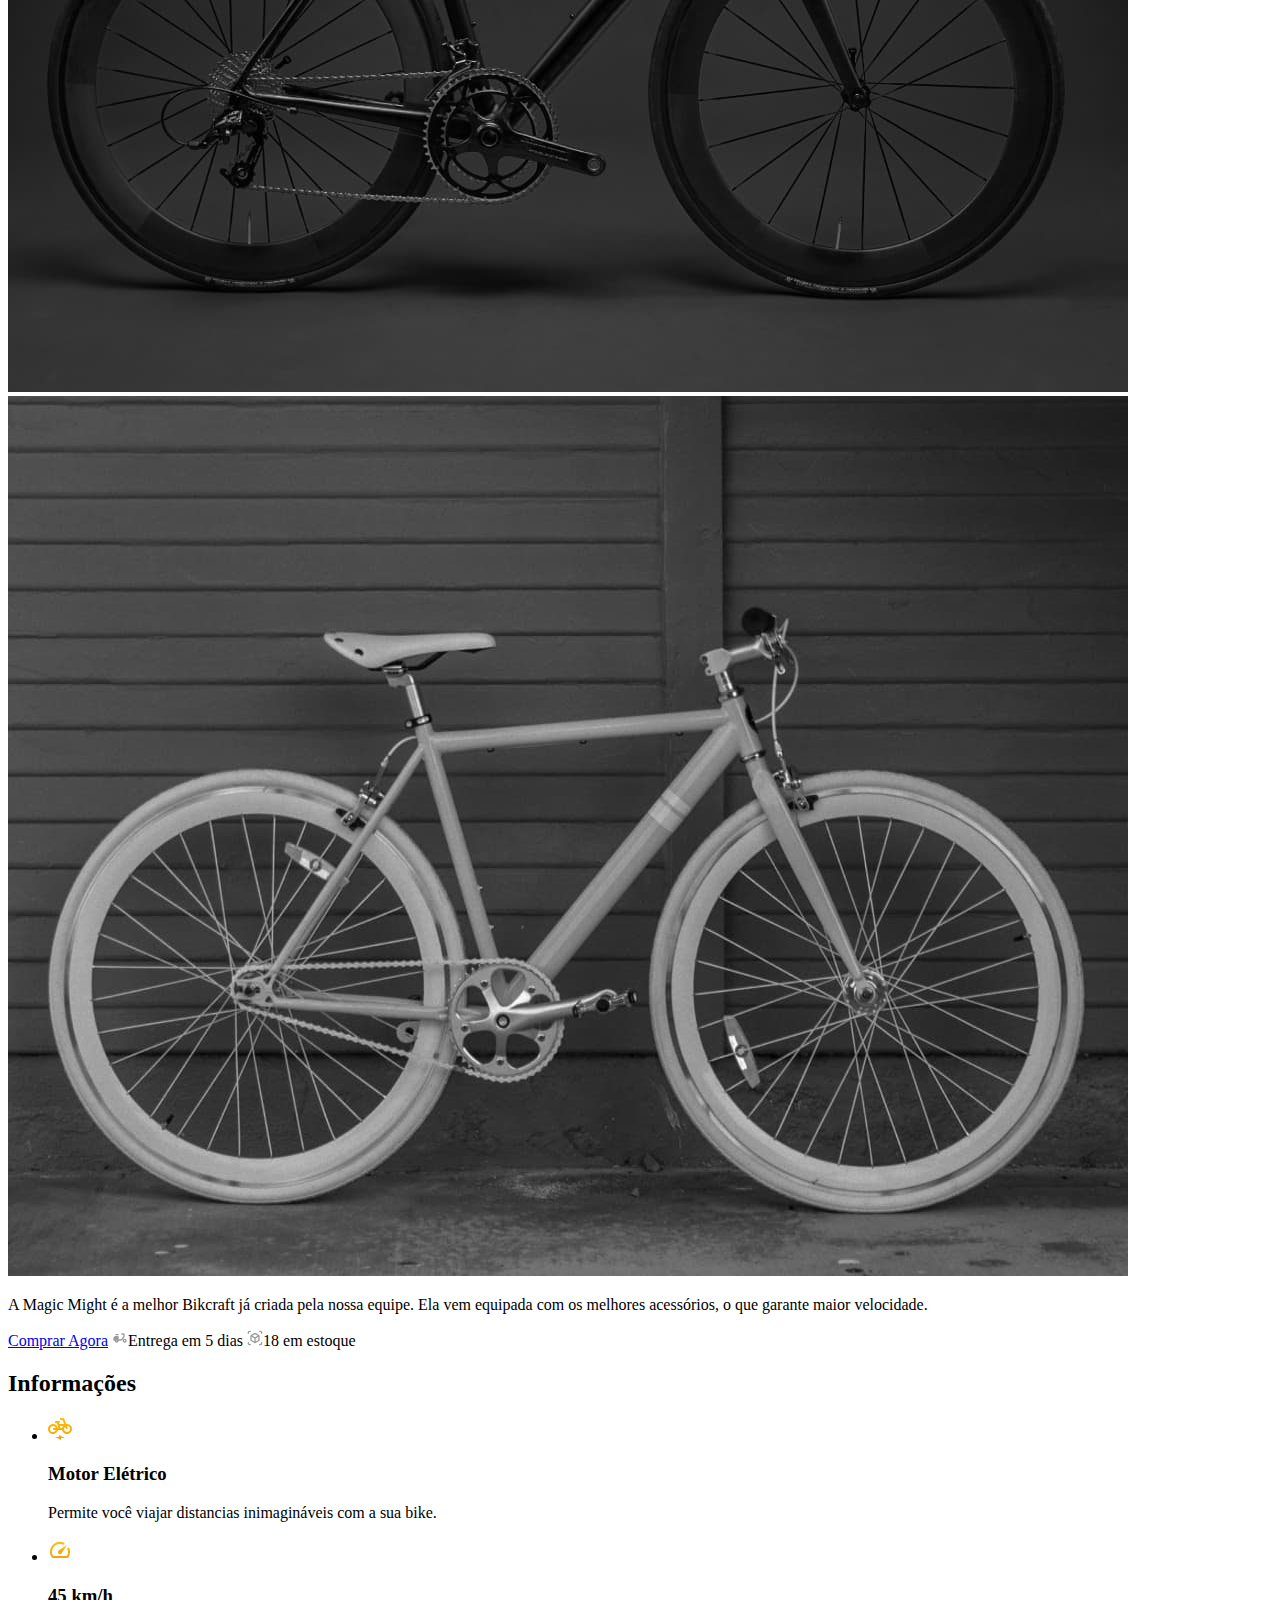
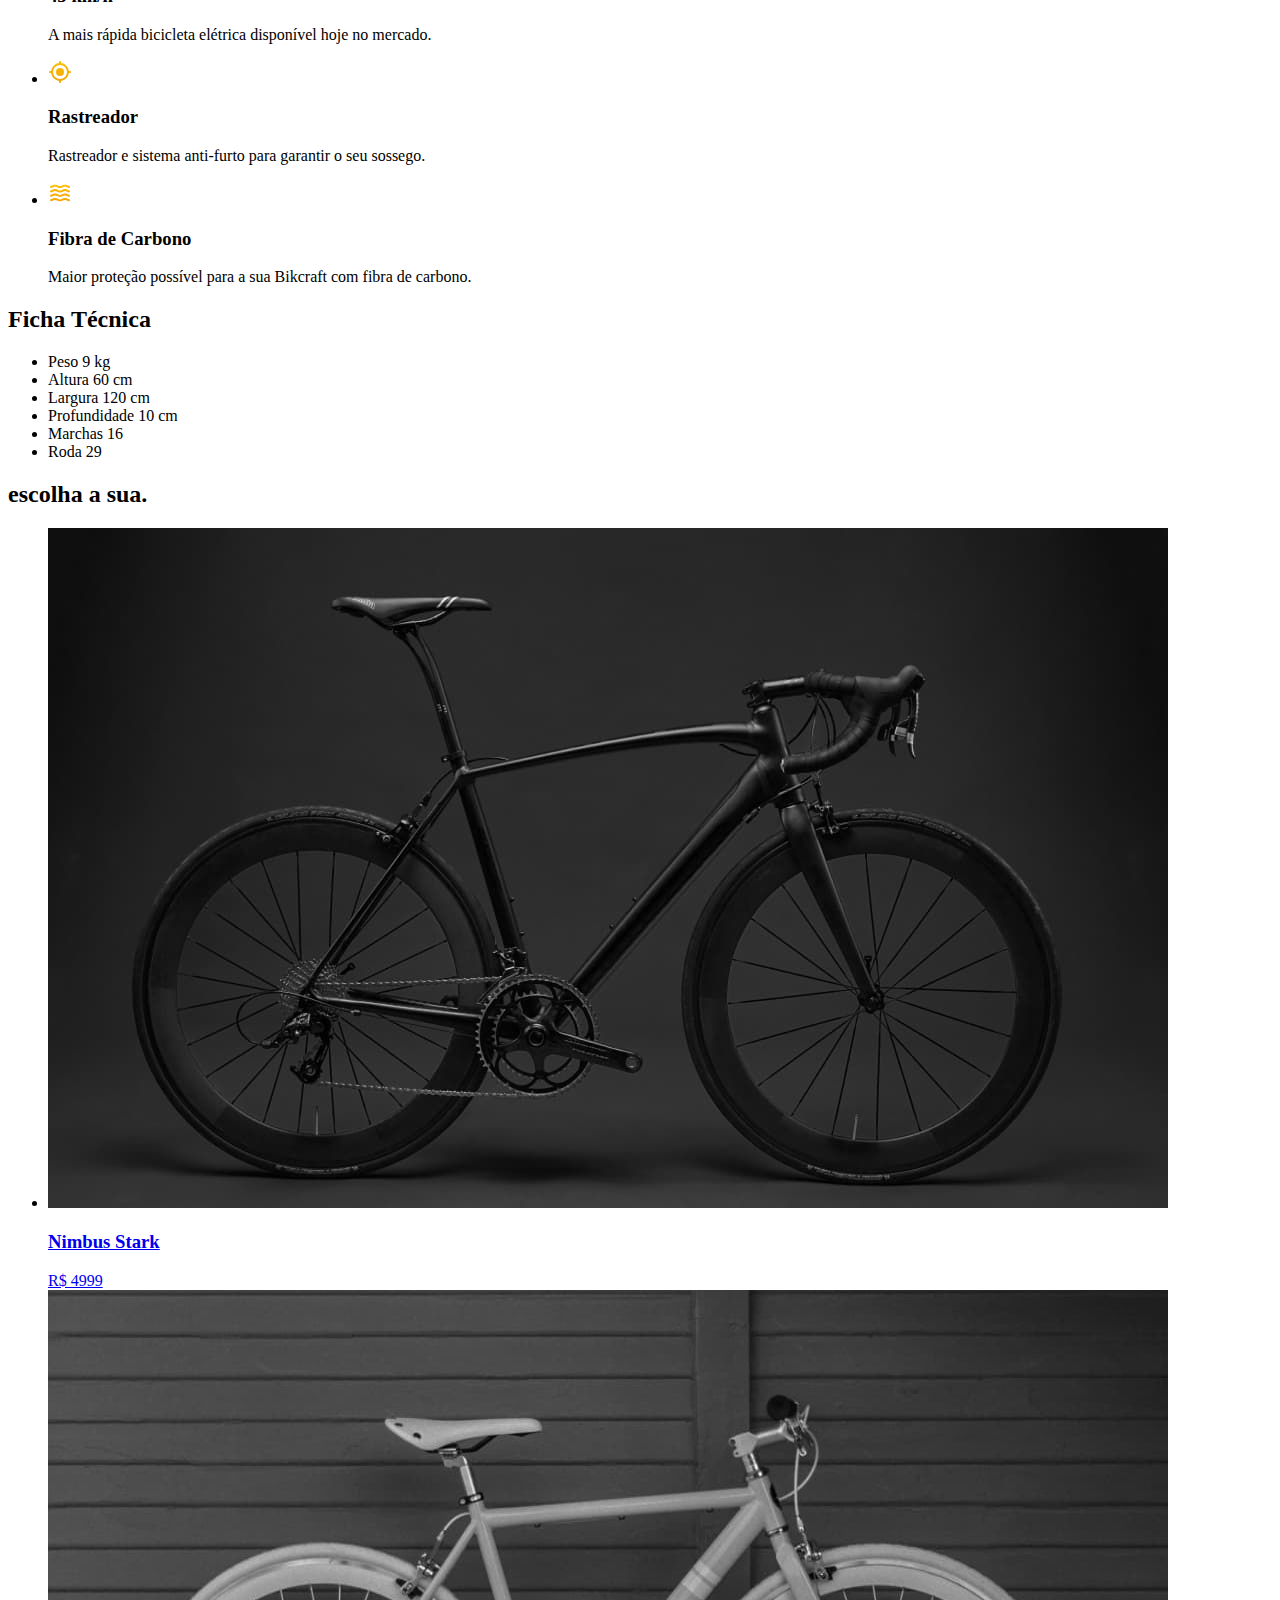
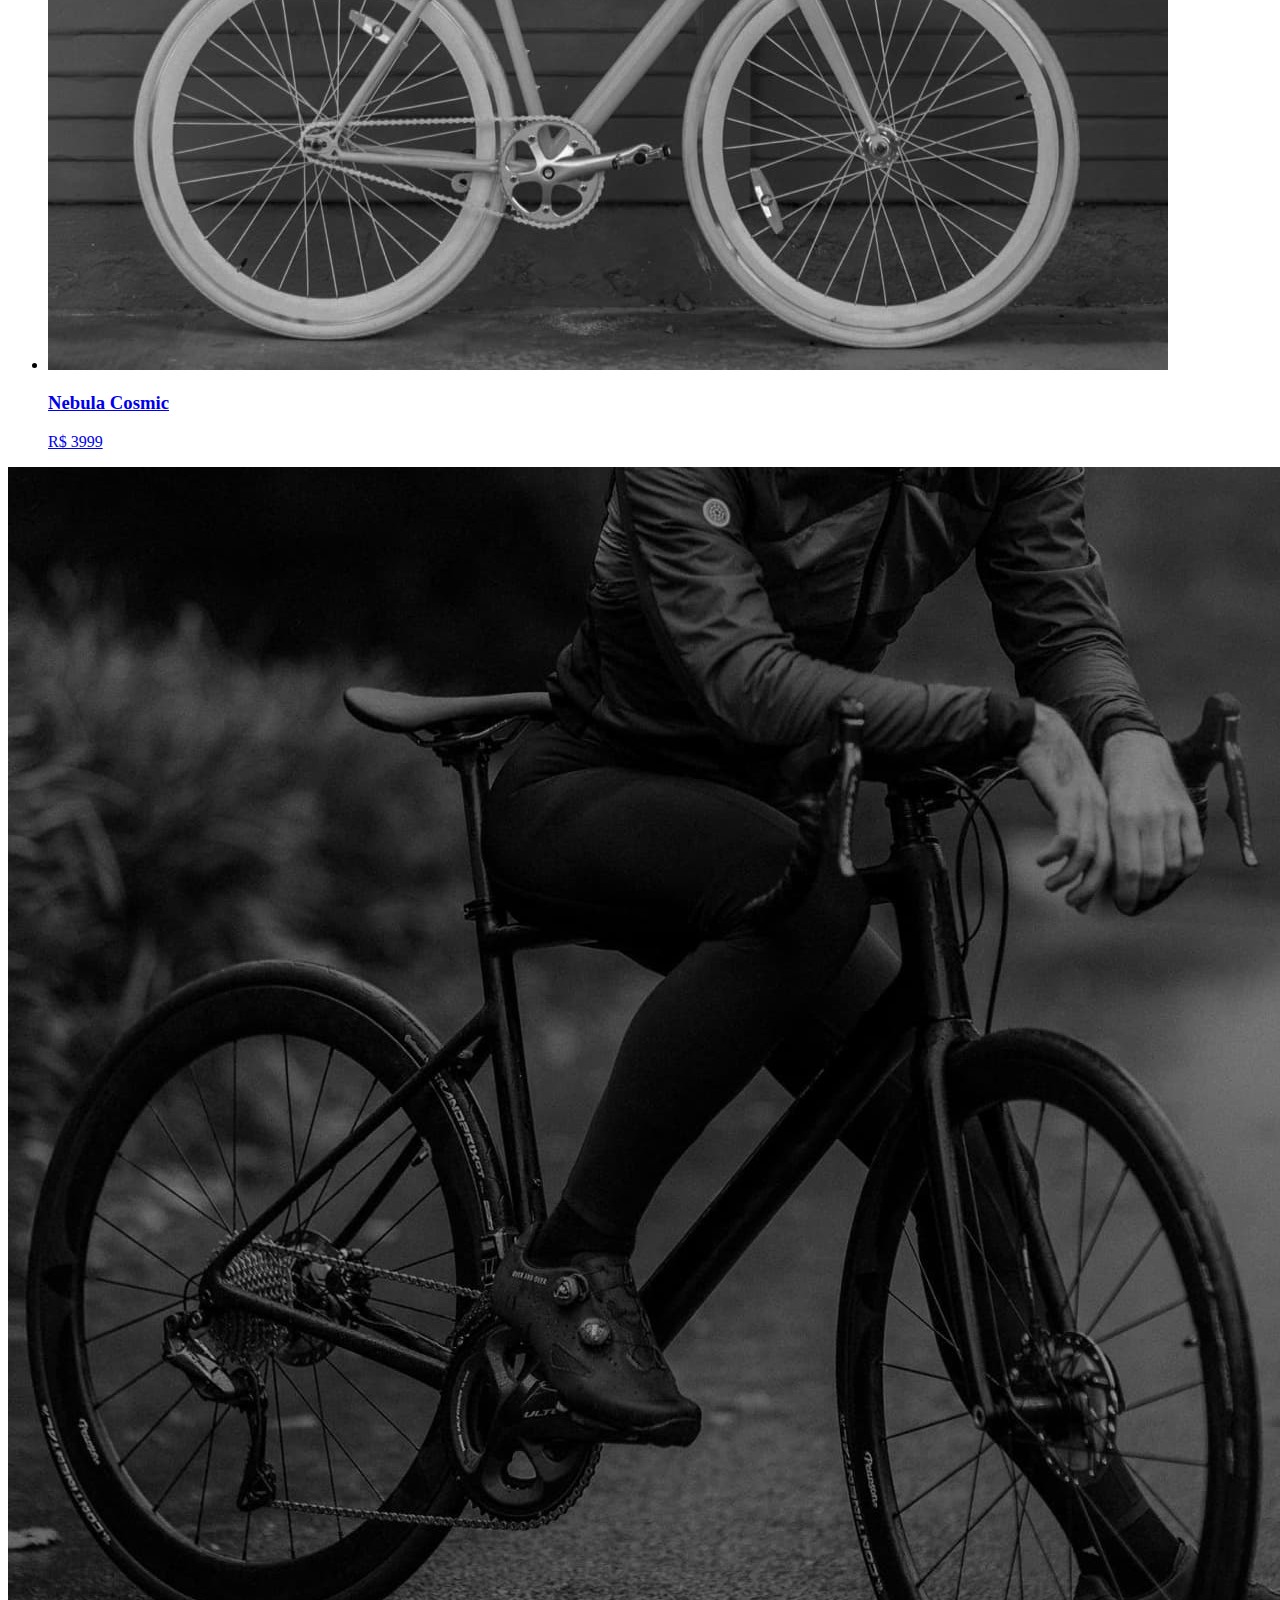
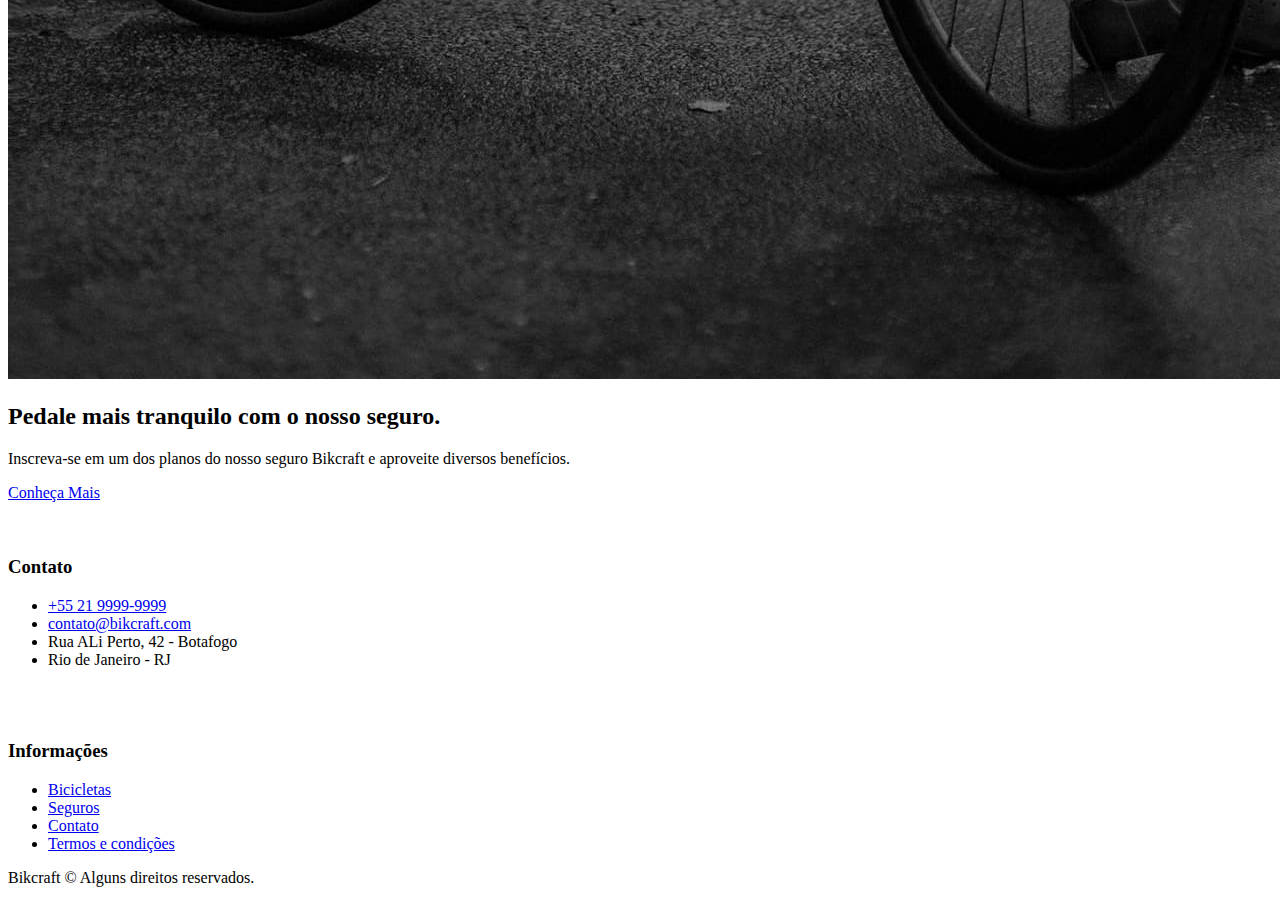
<file: bicicletas/magic.html>
<!DOCTYPE html>
<html lang="pt-br">

<head>
   <meta charset="UTF-8">
   <meta name="viewport" content="width=device-width, initial-scale=1.0">

   <title>Magic | Bikcraft</title>
   <meta name="description" content="Termos e condições">

   <link rel="icon" href="../favicon.svg" type="image/svg+xml">
   <link rel="preload" href="../css/style.min.css" as="style">

   <link rel="preconnect" href="https://fonts.googleapis.com">
   <link rel="preconnect" href="https://fonts.gstatic.com" crossorigin>
   <link href="https://fonts.googleapis.com/css2?family=Merriweather:ital,wght@1,900&family=Poppins:wght@400;600&family=Roboto:wght@400;500&display=swap" rel="stylesheet">
   <script>
      document.documentElement.classList.add('js')
   </script>
</head>

<body id="bicicleta">
   <!-- == == == == Header == == == == -->
   <header class="header-bg">
      <div class="header container">
         <a href="../"><img src="../img/bikcraft.svg" width="136" height="32" alt="Bikcraft"></a>
         <nav aria-label="primaria">
            <ul class="header-menu font-1-m cor-0">
               <li><a href="../bicicletas.html">Bicicletas</a></li>
               <li><a href="../seguros.html">Seguros</a></li>
               <li><a href="../contato.html">Contato</a></li>
            </ul>
         </nav>
      </div>
   </header>

   <main class="titulo-bg">
      <div>
         <div class="container titulo">
            <p class="font-2-xl cor-5">R$ 2499</p>
            <h1 class="font-1-xxl cor-0">Magic Might<span class="cor-p1">.</span></h1>
         </div>
      </div>

      <div class="bicicleta container">
         <div class="bicicleta-imagens">
            <img src="../img/bicicleta/nimbus2.jpg" width="1120" height="880" alt="">
            <img src="../img/bicicleta/nimbus1.jpg" width="1120" height="880" alt="">
            <img src="../img/bicicleta/nimbus3.jpg" width="1120" height="880" alt="">
         </div>
         <div class="bicicleta-conteudo">
            <p class="font-2-l cor-5">
               A Magic Might é a melhor Bikcraft já criada pela nossa equipe. Ela vem equipada com os melhores acessórios, o que garante maior velocidade.
            </p>
            <div class="bicicleta-comprar">
               <a href="../orcamento.html?tipo=bikcraft&produto=magic" class="botao">Comprar Agora</a>
               <span class="font-1-xs cor-6"><img src="../img/icones/entrega.svg" width="16" height="16" alt="">Entrega em 5 dias</span>
               <span class="font-1-xs cor-6"><img src="../img/icones/estoque.svg" width="16" height="16" alt="">18 em estoque</span>
            </div>

            <h2 class="font-1-xs cor-0">Informações</h2>
            <ul class="bicicleta-informacoes">
               <li>
                  <img src="../img/icones/eletrica.svg" width="24" height="24" alt="">
                  <h3 class="font-1-m cor-0">Motor Elétrico</h3>
                  <p class="font-2-xs cor-5">
                     Permite você viajar distancias inimagináveis com a sua bike.
                  </p>
               </li>
               <li>
                  <img src="../img/icones/velocidade.svg" width="24" height="24" alt="">
                  <h3 class="font-1-m cor-0">45 km/h</h3>
                  <p class="font-2-xs cor-5">
                     A mais rápida bicicleta elétrica disponível hoje no mercado.
                  </p>
               </li>
               <li>
                  <img src="../img/icones/rastreador.svg" width="24" height="24" alt="">
                  <h3 class="font-1-m cor-0">Rastreador</h3>
                  <p class="font-2-xs cor-5">
                     Rastreador e sistema anti-furto para garantir o seu sossego.
                  </p>
               </li>
               <li>
                  <img src="../img/icones/carbono.svg" width="24" height="24" alt="">
                  <h3 class="font-1-m cor-0">Fibra de Carbono</h3>
                  <p class="font-2-xs cor-5">
                     Maior proteção possível para a sua Bikcraft com fibra de carbono.
                  </p>
               </li>
            </ul>
            <h2 class="font-1-xs cor-0">Ficha Técnica</h2>
            <ul class="bicicleta-ficha font-2-s cor-4">
               <li>Peso <span>9 kg</span></li>
               <li>Altura <span>60 cm</span></li>
               <li>Largura <span>120 cm</span></li>
               <li>Profundidade <span>10 cm</span></li>
               <li>Marchas <span>16</span></li>
               <li>Roda <span>29</span></li>
            </ul>
         </div>
      </div>
   </main>

   <article class="bicicletas-lista container">
      <h2 class="font-1-xxl">escolha a sua<span class="cor-p1">.</span></h2>

      <ul>
         <li>
            <a href="./nimbus.html">
               <img src="../img/bicicletas/nimbus.jpg" width="1120" height="680" alt="Bicicleta preta">
               <h3 class="font-1-xl">Nimbus Stark</h3>
               <span class="font-2-m cor-8">R$ 4999</span>
            </a>
         </li>
         <li>
            <a href="./nebula.html">
               <img src="../img/bicicletas/nebula.jpg" width="1120" height="680" alt="Bicicleta preta">
               <h3 class="font-1-xl">Nebula Cosmic</h3>
               <span class="font-2-m cor-8">R$ 3999</span>
            </a>
         </li>
      </ul>
   </article>

   <article class="seguro-bg">
      <div class="seguro container">
         <div class="seguro-imagem">
            <img src="../img/fotos/seguros.jpg" width="1360" height="1512" alt="Pessoa parada em cima de uma bicicleta.">
         </div>
         <div class="seguro-conteudo">
            <h2 class="font-1-xxl cor-0">Pedale mais tranquilo com o nosso <span class="cor-p1">seguro.</span></h2>
            <p class="font-2-l cor-5">
               Inscreva-se em um dos planos do nosso seguro Bikcraft e aproveite diversos benefícios.
            </p>
            <a class="botao" href="../seguros.html">Conheça Mais</a>
         </div>
      </div>
   </article>

   <footer class="footer-bg">
      <div class="footer container">
         <img src="../img/bikcraft.svg" width="136" height="32" alt="Bikcraft">
         <div class="footer-contato">
            <h3 class="font-2-l-b cor-0">Contato</h3>
            <ul class="font-2-m cor-5">
               <li><a href="tel:+552199999999">+55 21 9999-9999</a></li>
               <li><a href="mailto:contato@bikcraft.com">contato@bikcraft.com</a></li>
               <li>Rua ALi Perto, 42 - Botafogo</li>
               <li>Rio de Janeiro - RJ</li>
            </ul>
            <div class="footer-redes">
               <a href="../"><img src="../img/redes/instagram.svg" width="32" height="32" alt="Instagram"></a>
               <a href="../"><img src="../img/redes/facebook.svg" width="32" height="32" alt="Facebook"></a>
               <a href="../"><img src="../img/redes/youtube.svg" width="32" height="32" alt="Youtube"></a>
            </div>
         </div>
         <div class="footer-informacoes">
            <h3 class="font-2-l-b cor-0">Informações</h3>
            <nav>
               <ul class="font-1-m cor-5">
                  <li><a href="../bicicletas.html">Bicicletas</a></li>
                  <li><a href="../seguros.html">Seguros</a></li>
                  <li><a href="../contato.html">Contato</a></li>
                  <li><a href="../termos.html">Termos e condições</a></li>
               </ul>
            </nav>
         </div>
         <p class="footer-copy font-2-m cor-6">Bikcraft © Alguns direitos reservados.</p>
      </div>
   </footer>
   <script src="../js/script.js"></script>
</body>

</html>
</file>
<file: css/style.min.css>
*{margin:0;padding:0;box-sizing:border-box}body{font-family:Arial,Helvetica,sans-serif;color:#111}img{max-width:100%;height:auto;display:block}[src$=".jpg"]{border-radius:4px}ul{list-style:none}a{text-decoration:none;color:inherit}.font-1-xs{font:400 0.75rem/1.35 Poppins,sans-serif}.font-2-xs{font:400 0.875rem/1.43 Roboto,sans-serif}.font-1-s{font:400 1rem/1.5 Poppins,sans-serif}.font-2-s{font:400 1rem/1.5 Roboto,sans-serif}.font-1-m,.font-1-m-b{font:400 1.125rem/1.35 Poppins,sans-serif}.font-1-m-b{font-weight:600}.font-2-m{font:500 1.125rem/1.35 Roboto,sans-serif}.font-1-l{font:400 1.5rem/1.5 Poppins,sans-serif}.font-2-l,.font-2-l-b{font:400 1.5rem/1.5 Roboto,sans-serif}.font-2-l-b{font-weight:500;letter-spacing:.015em;text-transform:uppercase}.font-1-xl{font:600 2rem/1.25 Poppins,sans-serif}.font-2-xl{font:500 2rem/1.25 Roboto,sans-serif}.font-1-xxl{font:600 4rem/1.125 Poppins,sans-serif}@media (max-width:1200px){.font-1-xxl{font-size:3rem}.font-2-l,.font-2-l-b{font-size:1.125rem}}@media (max-width:800px){.font-1-xxl{font-size:2rem}.font-1-xl,.font-2-xl{font-size:1.5rem}}:root{--cor-0:#ffffff;--cor-1:#f7f7f7;--cor-2:#ededed;--cor-3:#dedede;--cor-4:#cccccc;--cor-5:#b2b2b2;--cor-6:#9c9c9c;--cor-7:#717171;--cor-8:#595959;--cor-9:#404040;--cor-10:#2e2e2e;--cor-11:#111111;--cor-12:#000000;--cor-p1:#ffbb00;--cor-p2:#e4a30b;--cor-p3:#a66f00;--cor-p4:#664400;--cor-p5:#332200}.cor-0{color:var(--cor-0)}.cor-1{color:var(--cor-1)}.cor-2{color:var(--cor-2)}.cor-3{color:var(--cor-3)}.cor-4{color:var(--cor-4)}.cor-5{color:var(--cor-5)}.cor-6{color:var(--cor-6)}.cor-7{color:var(--cor-7)}.cor-8{color:var(--cor-8)}.cor-9{color:var(--cor-9)}.cor-10{color:var(--cor-10)}.cor-11{color:var(--cor-11)}.cor-12{color:var(--cor-12)}.cor-p1{color:var(--cor-p1)}.cor-p2{color:var(--cor-p2)}.cor-p3{color:var(--cor-p3)}.cor-p4{color:var(--cor-p4)}.cor-p5{color:var(--cor-p5)}.header-bg{background-color:var(--cor-12)}.header{display:flex;justify-content:space-between;align-items:center;flex-wrap:wrap;padding-top:20px;padding-bottom:20px;gap:20px}.header-menu{display:flex;flex-wrap:wrap;gap:40px}.header-menu a{display:inline-block;padding:16px 0;position:relative}.header-menu a::after{content:'';display:block;width:0;height:2px;background-color:var(--cor-0);margin-top:4px;transition:.4s ease;position:absolute}.header-menu a.ativo::after,.header-menu a:hover::after{width:100%}@media (max-width:800px){.header-menu{gap:20px}.header-menu a{background-color:var(--cor-11);padding:12px 16px;border-radius:4px}.header-menu a:hover{background-color:var(--cor-10)}.header a::after{display:none}}@media (max-width:600px){.header-menu{gap:12px}.header-menu a{padding:8px 12px;font-size:14px}}.footer-bg{background-color:var(--cor-12)}.footer{display:grid;grid-template-columns:3fr 5fr 4fr;gap:40px;padding-top:60px;padding-bottom:60px}.footer h3{margin-bottom:32px}.footer-contato ul{margin-bottom:32px}.footer-contato li:nth-child(even):after{content:'';display:block;max-width:360px;height:2px;background:var(--cor-11);margin-top:16px}.footer li{margin-bottom:16px}.footer-redes{display:flex;gap:16px}.footer a:hover{color:var(--cor-0)}.footer-copy{grid-column:1/-1;margin-top:40px}@media (max-width:800px){.footer>img{display:none}.footer{grid-template-columns:1fr 1fr;gap:60px}}@media (max-width:600px){.footer{grid-template-columns:1fr}.footer-copy{margin-top:0}}.container{max-width:1200px;padding-left:20px;padding-right:20px;margin:0 auto}.botao{display:inline-block;padding:16px 32px;background:linear-gradient(180deg,#fb0 0,#f2a50c 100%);border-radius:4px;box-shadow:0 1px 2px rgba(0,0,0,.1);text-transform:uppercase;color:var(--cor-p5);font:600 1.125rem/1.35 Poppins,sans-serif;max-width:max-content;border:none;cursor:pointer}.botao:hover{background:linear-gradient(180deg,#ffb60d 0,#e59317 100%)}.botao.secundario{background:var(--cor-10);color:var(--cor-2)}.botao.secundario:hover{background:var(--cor-9)}.botao.seta{display:flex;align-items:center}.botao.seta::after{content:'';display:inline-block;width:18px;height:10px;margin-left:12px;background:url("../img/icones/seta.svg");transition:.2s ease-out}.botao.seta:hover::after{transform:translateX(6px)}@media (max-width:600px){.botao{padding:12px 16px;font-size:1rem}}.link{display:inline-block;color:var(--cor-p1);font:500 1.5rem/1.5 Poppins,sans-serif;text-transform:uppercase}.link::after{content:'';display:block;width:100%;height:4px;background-color:currentColor;transition:.2s ease}.link:hover{color:var(--cor-0)}.titulo{background:url("../img/dec/top-right.svg") no-repeat top right 20px}.titulo-bg{padding-top:60px;padding-bottom:60px;background-color:var(--cor-11)}.titulo-bg p{margin-bottom:4px}@media (max-width:800px){.titulo-bg{padding-top:40px;padding-bottom:40px}.titulo p{font-size:1rem;text-transform:lowercase;font-weight:400}}.form{display:grid;grid-template-columns:1fr 1fr;gap:20px}.form label{display:block;font:400 1rem/1.5 Poppins,sans-serif;margin-bottom:4px}.col-2{grid-column:span 2}.form input[type=email],.form input[type=text],.form textarea{font:400 1rem/1.5 Roboto,sans-serif;background:var(--cor-1);border:1px solid var(--cor-2);padding:12px;border-radius:4px;width:100%}.form input[type=email]:focus,.form input[type=text]:focus,.form textarea:focus{outline:0;border-color:var(--cor-p1);background:var(--cor-0);box-shadow:0 0 0 2px #fea}@media (max-width:600px){.form{grid-template-columns:1fr}.form .col-2{grid-column:1}}.js .fadeInDown{transform:translate3d(0,-80px,0)}.js .fadeInUp{transform:translate3d(0,80px,0)}.js .fadeInRight{transform:translate3d(80px,0,0)}.js .fadeInLeft{transform:translate3d(-80px,0,0)}.js [data-anime]{opacity:0}.js .anime{opacity:1;transform:none;transition:transform .8s,opacity .8s}.introducao-bg{background:var(--cor-12) url("../img/dec/bottom-left.svg") no-repeat bottom 160px left 20px;box-shadow:inset 0 -120px var(--cor-0)}.introducao{display:grid;grid-template-columns:1fr 1fr;gap:0 40px}.introducao-conteudo{align-self:end;padding-bottom:200px}.introducao img{width:100%;height:100%;object-fit:cover;border-radius:4px}.introducao h1{margin-bottom:32px}.introducao p{margin-bottom:20px}@media (max-width:1200px){.introducao h1{font-size:48px}.introducao p{font-size:18px}}@media (max-width:800px){.introducao-bg{background:var(--cor-11);padding-top:40px;box-shadow:inset 0 -60px #fff}.introducao{grid-template-columns:1fr;gap:32px}.introducao-conteudo{padding-bottom:0}.introducao h1{font-size:32px;margin-bottom:16px}.introducao img{height:300px;width:100%}}.tecnologia-bg{background-color:var(--cor-11);box-shadow:inset 0 80px var(--cor-0),inset 0 -80px var(--cor-0)}.tecnologia{display:grid;grid-template-columns:1fr 1fr;gap:40px}.tecnologia-imagem img{width:100%;height:100%;object-fit:cover;object-position:left}.tecnologia-conteudo{padding-top:160px;padding-bottom:160px}.tecnologia-conteudo>span{display:block;margin-bottom:20px}.tecnologia-conteudo h2{margin-bottom:32px}.tecnologia-conteudo>p{margin-bottom:20px}.tecnologia a{margin-bottom:80px}.tecnologia-vantagens{display:flex;gap:40px}.tecnologia-vantagens h3{margin-bottom:8px;width:max-content}.tecnologia-vantagens img{width:24px;margin-bottom:8px}@media (max-width:800px){.tecnologia-bg{box-shadow:initial}.tecnologia{grid-template-columns:1fr}.tecnologia-conteudo{padding-top:60px;padding-bottom:60px}.tecnologia-imagem{display:none}.tecnologia a{margin-bottom:60px}}@media (max-width:600px){.tecnologia-vantagens{flex-direction:column}}.parceiros{padding-top:60px;padding-bottom:60px}.parceiros h2{margin-bottom:60px}.parceiros ul{max-width:1400px;margin:0 auto;padding:0 20px;display:grid;grid-template-columns:repeat(4,1fr)}.parceiros li{display:flex;padding:32px;border-left:2px solid var(--cor-2)}.parceiros li:first-child,.parceiros li:nth-child(5){border-left:none}.parceiros li:nth-child(n+5){border-top:2px solid var(--cor-2)}.parceiros img{margin:auto}@media (max-width:800px){.parceiros{padding-bottom:60px}.parceiros h2{margin-bottom:20px}.parceiros ul{grid-template-columns:repeat(2,1fr)}.parceiros li{padding:20px}.parceiros li:nth-child(n+3){border-top:2px solid var(--cor-2)}.parceiros li:nth-child(odd){border-left:none}}.depoimento{display:grid;grid-template-columns:1fr 1fr;background-color:var(--cor-p1);overflow:hidden}.depoimento img{width:100%;height:100%;object-fit:cover;border-radius:initial}.depoimento-conteudo{padding:40px 40px 80px 80px;align-self:end;background:url("../img/dec/bottom-right.svg") no-repeat bottom 40px right 40px}.depoimento-conteudo p{max-width:32ch;font-family:Merriweather,serif;font-style:italic;font-weight:900;margin-bottom:32px;position:relative}.depoimento p::before{content:"“";position:absolute;top:-20px;left:-50px;font-size:5rem;color:var(--cor-p2)}.depoimento p::after{content:"”";position:absolute;font-size:5rem;color:var(--cor-p2)}@media (min-width:1200px){.depoimento img{max-height:520px}}@media (max-width:800px){.depoimento{grid-template-columns:1fr;text-align:center}.depoimento img{height:200px}.depoimento-conteudo{padding:40px 20px;justify-self:center}}.bicicletas-lista{padding-top:60px;padding-bottom:120px}.bicicletas-lista h2{margin-bottom:40px}.bicicletas-lista ul{display:flex;gap:40px;max-width:1400px;margin:0 auto;padding:0 20px 20px 20px;overflow-x:auto}#bicicleta .bicicletas-lista ul{padding:0 0 20px 0}.bicicletas-lista li{min-width:280px}.bicicletas-lista a{display:block}.bicicletas-lista img{margin-bottom:16px}.bicicletas-lista h3{margin-bottom:8px;display:flex;align-items:center}.bicicletas-lista h3::before{content:'';display:inline-block;width:12px;height:8px;margin-right:8px;background-color:var(--cor-p1);transition:.2s ease}.bicicletas-lista a:hover h3::before{width:24px}.bicicletas-lista li span{padding-left:20px}@media (max-width:800px){.bicicletas-lista{padding-bottom:60px}.bicicletas-lista ul{gap:20px}}.bicicletas-bg{background-image:linear-gradient(to right,var(--cor-0) 30%,var(--cor-11) 0)}.bicicletas{display:grid;grid-template-columns:1fr 1fr;gap:40px;padding-bottom:60px;padding-top:60px;background:url("../img/dec/top-right.svg") no-repeat top 40px right 20px}.bicicletas-imagem{display:grid}.bicicletas-imagem img{grid-area:1/1;width:100%;height:100%;object-fit:cover}.bicicletas-imagem span{display:inline-block;background:var(--cor-12);padding:8px 16px 8px 8px;grid-area:1/1;place-self:start end;margin-top:20px;border-radius:4px 0 0 4px}.bicicletas-conteudo{display:grid;grid-template-columns:1fr auto;align-content:start}.bicicletas-conteudo h2,.bicicletas-conteudo p{grid-column:1/-1}.bicicletas-conteudo h2{margin-bottom:20px}.bicicletas-conteudo h2::before{content:'';display:block;width:12px;height:8px;background-color:var(--cor-p1);margin-bottom:8px}.bicicletas p{margin-bottom:32px}.bicicletas a{place-self:end}.bicicletas ul li{display:flex;align-items:center}.bicicletas ul{display:grid;gap:16px}.bicicletas-conteudo img{width:24px;margin-right:8px}@media (max-width:800px){.bicicletas{grid-template-columns:1fr;gap:20px;padding-bottom:40px;padding-top:40px}.bicicletas-bg{background:var(--cor-11)}}@media (max-width:600px){.bicicletas-conteudo{grid-template-columns:1fr}.bicicletas ul{grid-template-columns:1fr 1fr;margin-bottom:32px;font-size:1rem}.bicicletas a{place-self:start}}.bicicleta{display:grid;grid-template-columns:1fr 1fr;align-items:start;gap:40px;padding-top:60px;padding-bottom:60px}#bicicleta .titulo p{text-transform:uppercase}.bicicleta-imagens{display:flex;flex-wrap:wrap;gap:20px}.bicicleta-imagens img:first-child{min-width:100%}.bicicleta-imagens img{flex:1;min-width:200px}.bicicleta-conteudo>p{margin-bottom:32px}.bicicleta-comprar{display:grid;grid-template-columns:max-content auto;align-items:center;justify-items:start;gap:8px 12px;margin-bottom:40px}.bicicleta-comprar a{grid-row:span 2}.bicicleta-comprar span{display:flex;align-items:center;background-color:var(--cor-12);padding:4px 8px;border-radius:4px;gap:8px}.bicicleta-conteudo h2{text-transform:uppercase;letter-spacing:.015rem;margin-bottom:12px}.bicicleta-ficha,.bicicleta-informacoes{padding:32px;background-color:var(--cor-12);border-radius:4px}.bicicleta-informacoes{margin-bottom:40px;display:grid;grid-template-columns:1fr 1fr;gap:32px}.bicicleta-informacoes img{width:24px;margin-bottom:8px}.bicicleta-informacoes h3{margin-bottom:8px}.bicicleta-ficha li{padding:4px 0;display:flex;justify-content:space-between;border-bottom:1px solid var(--cor-11)}.bicicleta-ficha li:last-child{border-bottom:none}.bicicleta-ficha span{color:var(--cor-6)}@media (max-width:800px){.bicicleta{grid-template-columns:1fr;padding-top:40px;padding-bottom:40px}.bicicleta-imagens{grid-row:2}}@media (max-width:400px){.bicicleta-comprar{grid-template-columns:1fr}.bicicleta-informacoes{grid-template-columns:1fr}}.seguro-bg{background:var(--cor-11);box-shadow:inset 0 120px var(--cor-0),inset 0 -120px var(--cor-12)}.seguro{display:grid;grid-template-columns:1fr 1fr;gap:40px}.seguro-imagem{width:100%;height:100%;object-fit:cover}.seguro-conteudo{padding-top:180px;padding-bottom:180px}.seguro h2{margin-bottom:32px}.seguro p{margin-bottom:20px}@media (max-width:800px){.seguro-bg{box-shadow:inset 0 -60px var(--cor-12)}.seguro{grid-template-columns:1fr}.seguro-conteudo{grid-row:1;padding-top:40px;padding-bottom:40px}}.seguros-bg{background:var(--cor-11)}.seguros{padding-top:60px;padding-bottom:60px;display:grid;grid-template-columns:repeat(2,1fr);gap:40px;align-items:center}#seguros .seguros{padding-top:0}.seguros h2{grid-column:1/-1}.seguros-item{background-color:var(--cor-12);padding:32px 32px 32px 60px;display:grid;grid-template-columns:1fr auto;border-radius:4px}.seguros-item h3{margin-bottom:40px}.seguros-item span{display:block;grid-column:2;text-align:right}.seguros-item ul{grid-column:1/-1;margin-bottom:32px}.seguros-item li+li{margin-top:20px}.seguros-item li{display:flex;align-items:center;position:relative}.seguros-item li::before{content:'';display:inline-block;position:absolute;width:13px;height:9px;left:-21px;background-image:url("../img/icones/lista.svg")}.seguros-item a{grid-column:1/-1}@media (max-width :800px){.seguros{grid-template-columns:1fr}}.vantagens-bg{background-color:var(--cor-12)}.vantagens{padding-top:120px;padding-bottom:120px}.vantagens h2{margin-bottom:60px}.vantagens ul{display:grid;grid-template-columns:repeat(auto-fit,minmax(280px,max-content));gap:40px 80px}.vantagens h3,.vantagens img{margin-bottom:8px}@media (max-width:800px){.vantagens{padding-top:60px;padding-bottom:60px}.vantagens h2{margin-bottom:40px}.vantagens ul{gap:20px}}.perguntas{padding-top:120px;padding-bottom:120px}.perguntas h2{margin-bottom:60px}.perguntas dl>div{padding:20px;border-radius:4px}.perguntas dl>div:nth-child(odd){background-color:var(--cor-1)}.perguntas button{display:grid;grid-template-columns:auto 1fr auto;align-items:center;gap:8px;cursor:pointer;border:none;background:0 0;width:100%;text-align:left}.perguntas button::before{content:'';display:inline-block;width:12px;height:8px;background-color:var(--cor-p1)}.perguntas button::after{content:'';display:inline-block;width:14px;height:6px;background-image:url("../img/icones/seta-abrir.svg");transition:.3s ease}.perguntas button:hover::after,.perguntas button[aria-expanded=true]::after{transform:rotate(180deg)}.js .perguntas dd{display:none}.js .perguntas dd.ativa{display:block}.perguntas dd{padding-left:20px;padding-top:16px;max-width:80ch}@media (max-width:800px){.perguntas{padding-top:60px;padding-bottom:60px}.perguntas h2{margin-bottom:40px}}.termos{padding-top:80px;padding-bottom:80px}.termos h2{font-weight:600;margin-bottom:20px}.termos p+h2{margin-top:40px}.termos p{max-width:75ch;margin-bottom:24px}#orcamento{background:linear-gradient(var(--cor-11) 600px,var(--cor-1) 0)}.orcamento{display:grid;grid-template-columns:5fr 7fr;padding-bottom:120px}.orcamento h2{text-transform:uppercase;position:relative;display:flex;align-items:center}.orcamento h2::before{content:"";display:inline-block;width:4px;height:8px;background-color:var(--cor-p1);position:absolute;left:-12px}.orcamento-dados,.orcamento-produto{padding:60px;box-shadow:0 1px 2px rgba(0,0,0,.1)}.orcamento-produto{border-radius:5px 0 0 5px;background:var(--cor-12) url("../img/dec/bottom-left.svg") no-repeat bottom 20px left 20px;display:grid;grid-template-columns:1fr 1fr;gap:20px;align-content:start}.orcamento-produto>*{grid-column:1/-1}.orcamento-produto>label{grid-column:initial}.orcamento-produto label{font:400 1rem/1.5 Poppins,sans-serif;color:var(--cor-4);background-color:var(--cor-10);padding:12px 16px;border-radius:4px;cursor:pointer;display:grid;grid-template-columns:auto 1fr auto;align-items:center;border:1px solid var(--cor-10)}.orcamento-produto input:checked+label{background:var(--cor-0);color:var(--cor-11)}.orcamento-produto label::before{content:"";display:inline-block;box-sizing:border-box;width:12px;height:12px;border:1px solid var(--cor-6);border-radius:50%;margin-right:8px}.orcamento-produto input:checked+label::before{border-color:var(--cor-7);box-shadow:inset 0 0 0 3px var(--cor-0),inset 0 0 0 6px var(--cor-7)}.orcamento-produto label:hover{background-color:var(--cor-9);border-color:var(--cor-9)}.orcamento-produto input:focus+label{box-shadow:0 0 0 2px var(--cor-p1);border-color:var(--cor-12)}.orcamento-produto label span{display:none}.orcamento-produto input:checked+label span{display:inline-block}.orcamento-produto input{opacity:0;position:absolute;pointer-events:none}.orcamento-dados{border-radius:0 5px 5px 0;background:var(--cor-0) url("../img/dec/bottom-right.svg") no-repeat bottom 20px right 20px}.orcamento-conteudo{display:none}.orcamento-conteudo h2,.orcamento-dados h2:nth-of-type(n+2){margin-top:20px}#bikcraft:checked~#orcamento-bikcraft,#seguro:checked~#orcamento-seguro{display:grid;gap:20px}.orcamento-detalhes{display:none;background:var(--cor-0);padding:20px;grid-template-columns:1fr 1fr;border-radius:4px;align-items:center}.orcamento-detalhes li{display:flex;align-items:center;margin-bottom:8px}.orcamento-detalhes li img{width:16px;margin-right:8px}.orcamento-produto input:checked+label+.orcamento-detalhes{display:grid}@media (max-width:1200px){.orcamento-dados,.orcamento-produto{padding:32px}}@media (max-width:800px){.orcamento{grid-template-columns:1fr}.orcamento-produto{border-radius:5px 5px 0 0;background:var(--cor-12)}.orcamento-dados{border-radius:0 0 5px 5px}}@media (max-width:400px){.orcamento-produto{grid-template-columns:1fr}}#contato{background:linear-gradient(var(--cor-11) 600px,var(--cor-1) 0)}.contato{display:grid;grid-template-columns:5fr 7fr}.contato-dados,.contato-formulario{padding:60px;box-shadow:0 1px 2px rgba(0,0,0,.1)}.contato-dados{border-radius:5px 0 0 5px;background:var(--cor-12) url("../img/dec/bottom-left.svg") no-repeat bottom 20px left 20px}.contato-formulario{border-radius:0 5px 5px 0;background:var(--cor-0) url("../img/dec/bottom-right.svg") no-repeat bottom 20px right 20px}.contato-dados h2{margin-bottom:60px}.contato-endereco{margin-bottom:32px;background:url("../img/icones/local.svg") no-repeat 0 2px;padding-left:28px}.contato-endereco p{margin-bottom:8px}.contato-meios a:first-child{background:url("../img/icones/email.svg") no-repeat 0 2px}.contato-meios a:hover{color:var(--cor-0)}.contato-meios a{display:block;max-width:max-content;margin-bottom:8px;padding-left:28px}.contato-meios a:nth-child(3){background:url("../img/icones/telefone.svg") no-repeat 0 2px;margin-bottom:60px}.contato-meios a:nth-child(2){margin-bottom:32px}.contato-redes{display:flex;gap:32px;padding-left:28px}@media (max-width:800px){.contato{grid-template-columns:1fr}.contato-dados,.contato-formulario{padding:20px}.contato-dados{border-radius:5px 5px 0 0;background:var(--cor-12)}.contato-formulario{border-radius:0 0 5px 5px}.contato-dados h2,.contato-meios a:nth-child(3){margin-bottom:32px}.contato-redes{margin-bottom:12px}}.lojas{display:grid;grid-template-columns:1fr 1fr;gap:0 40px;padding-top:120px;padding-bottom:120px}.lojas h2{grid-column:1/-1;margin-bottom:60px}.lojas img{border-radius:4px 4px 0 0}.lojas-item{border-radius:4px;background:var(--cor-0);box-shadow:0 1px 2px rgba(0,0,0,.1)}.lojas-conteudo{display:grid;grid-template-columns:1fr 1fr;gap:32px 16px;padding:32px}.lojas-conteudo h3,.lojas-tempo{grid-column:1/-1}.lojas-dados{display:grid;gap:8px;border-left:2px solid var(--cor-2);padding-left:12px}.lojas-tempo{display:flex;align-items:center;gap:8px}@media (max-width:800px){.lojas{gap:20px;padding-top:60px;padding-bottom:60px}.lojas h2{margin-bottom:32px}.lojas-conteudo{grid-template-columns:1fr}}@media (max-width:600px){.lojas{grid-template-columns:1fr}}
</file>
